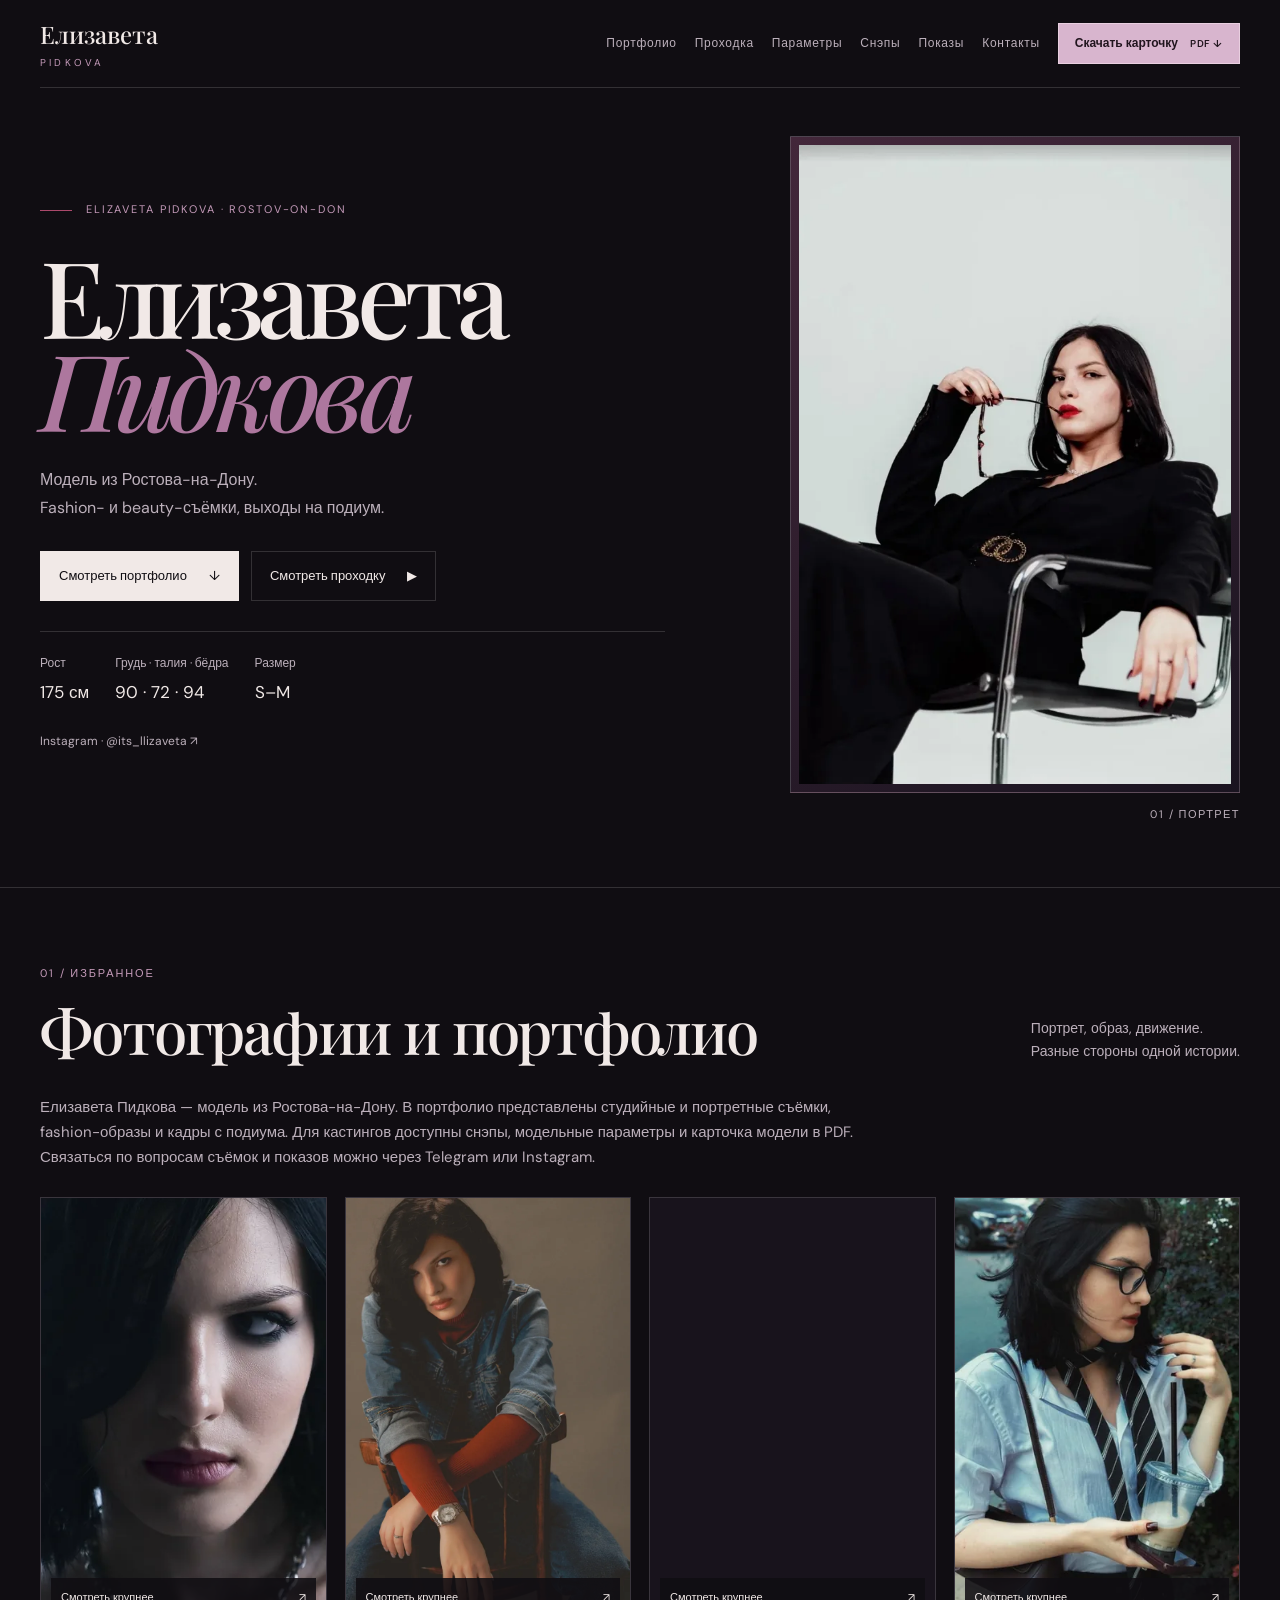
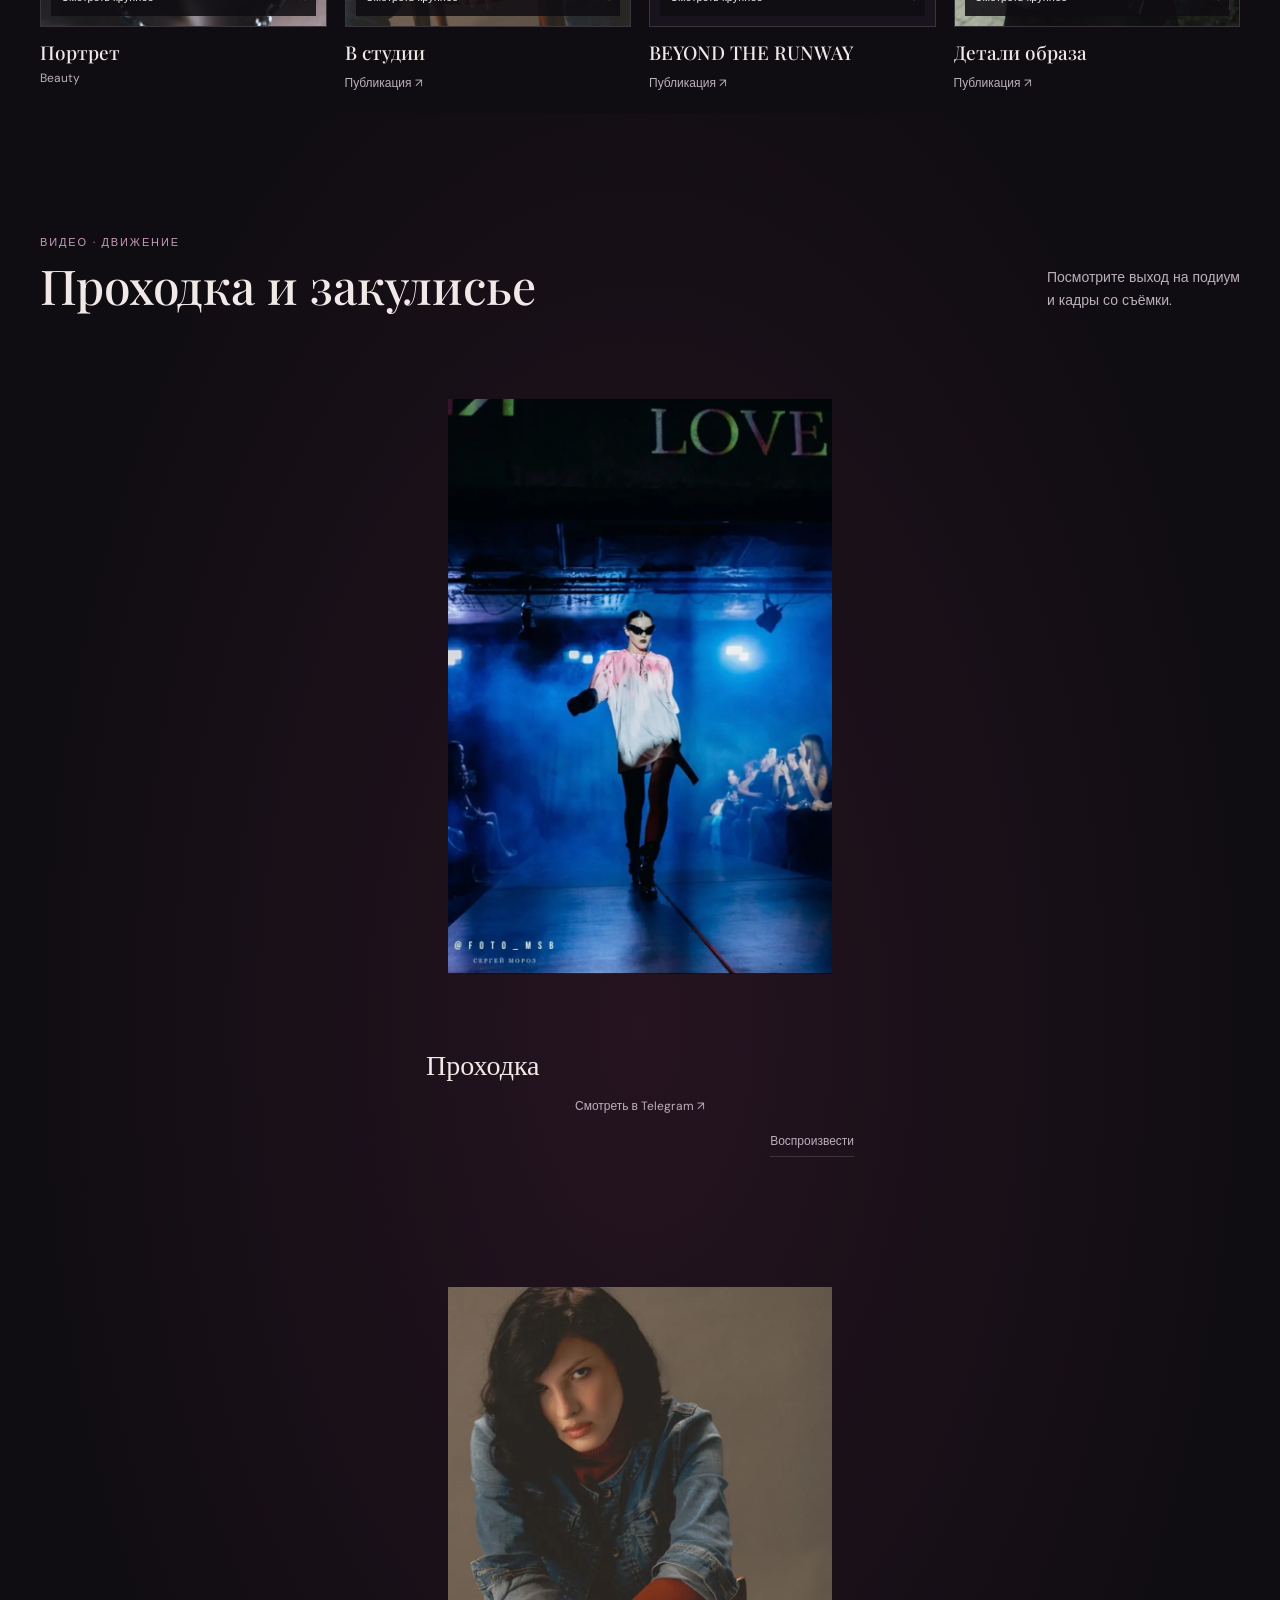
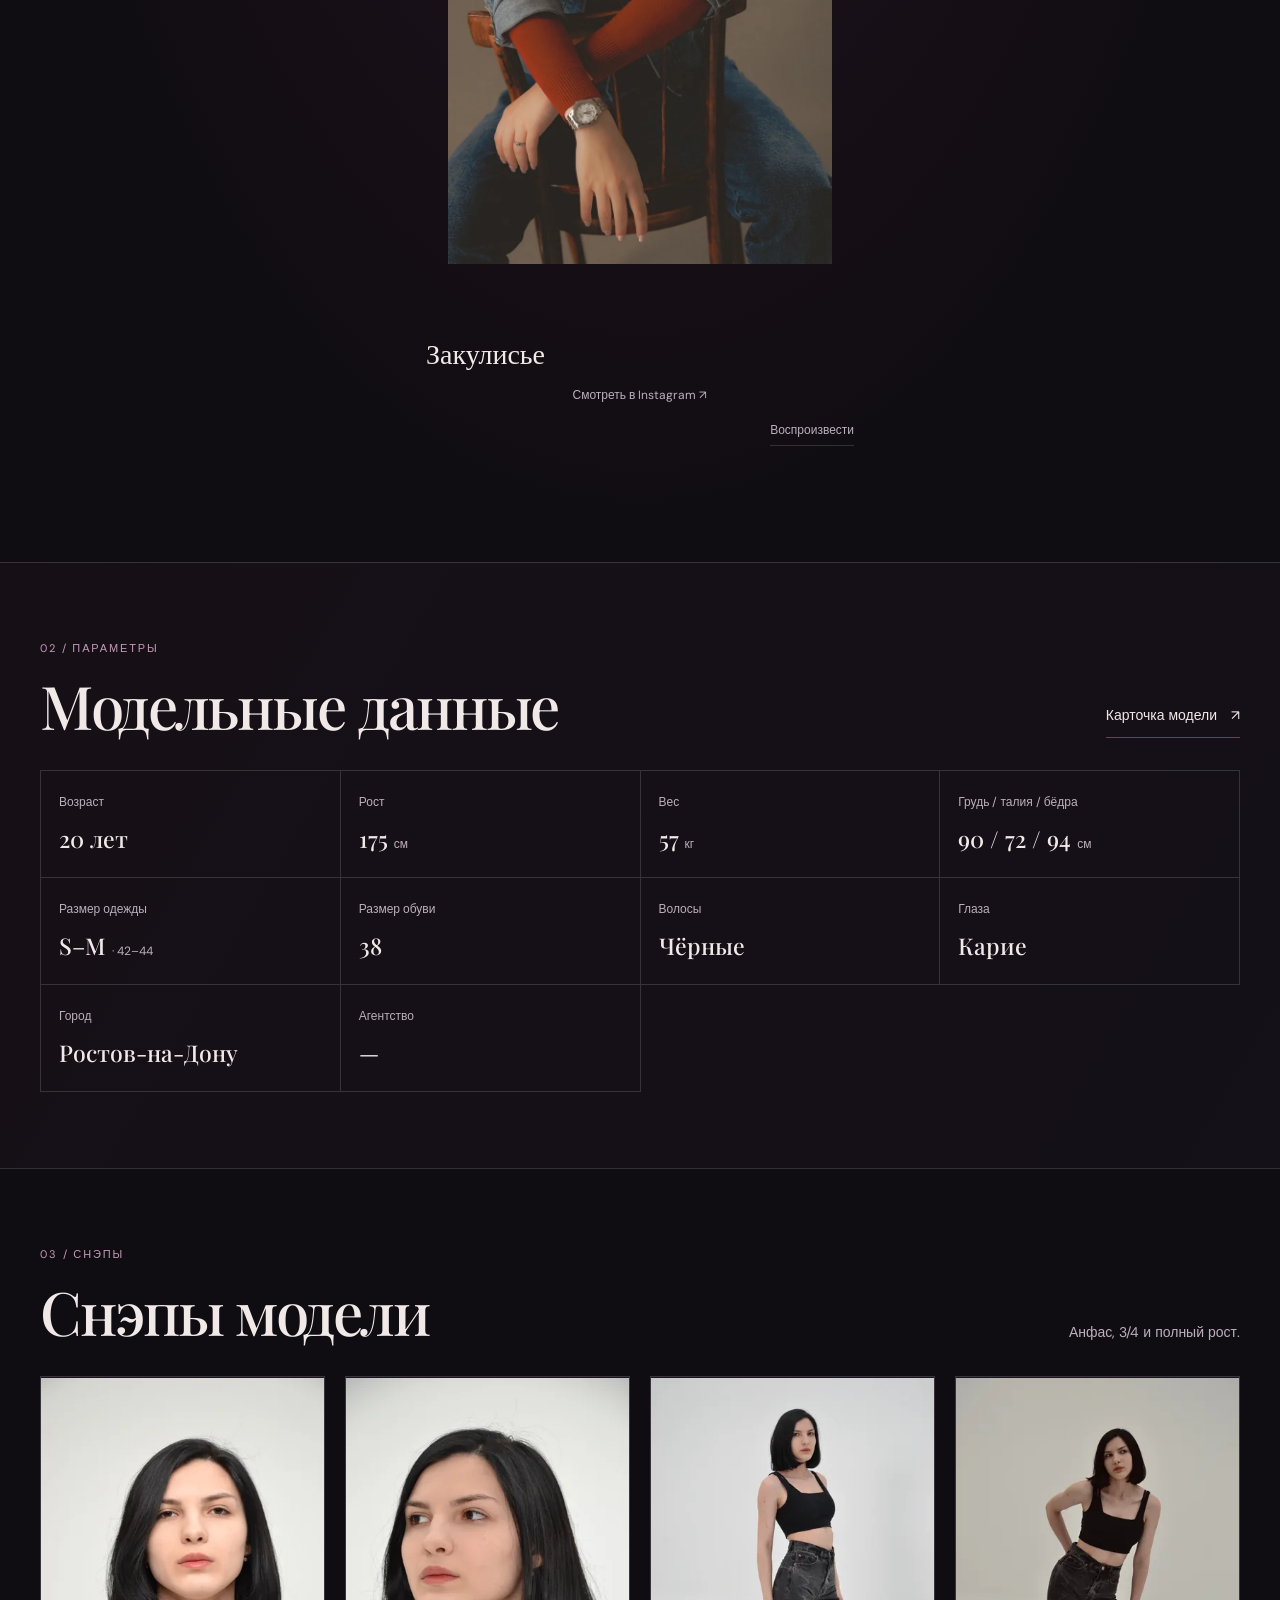
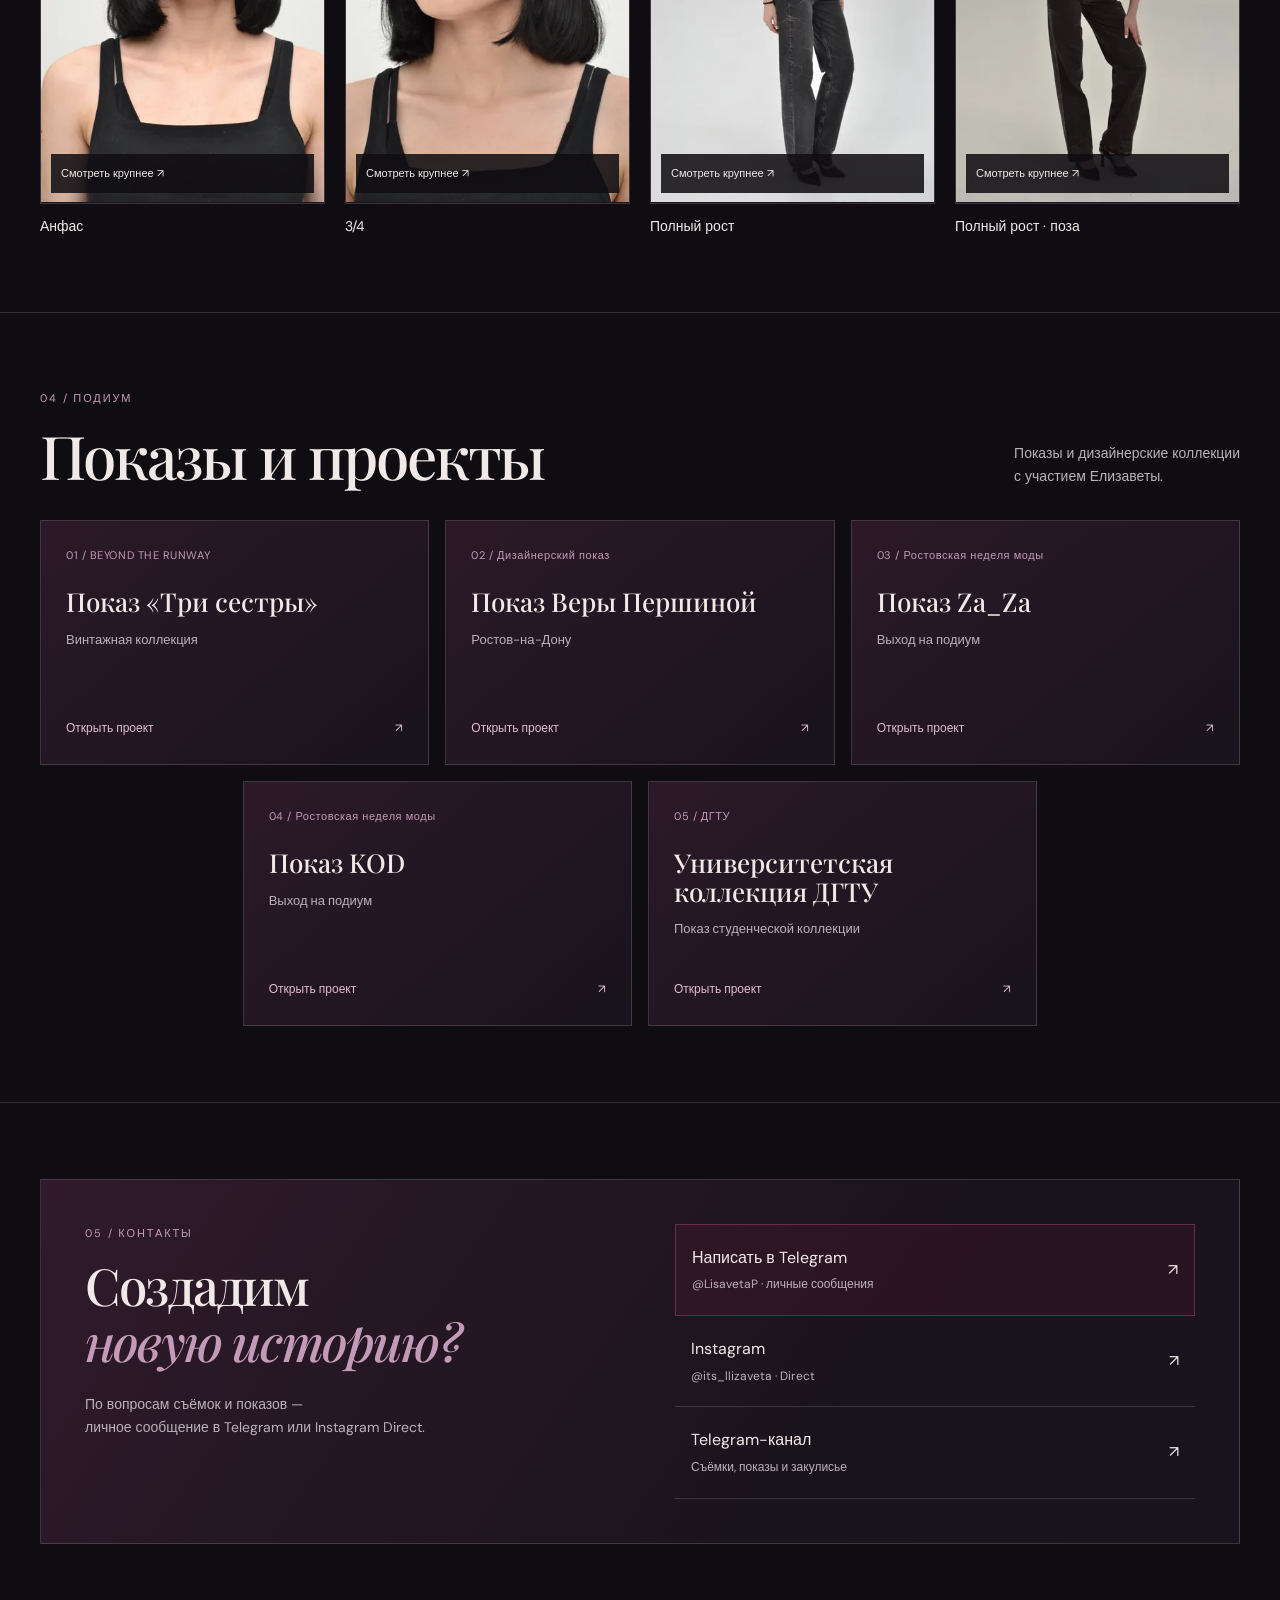
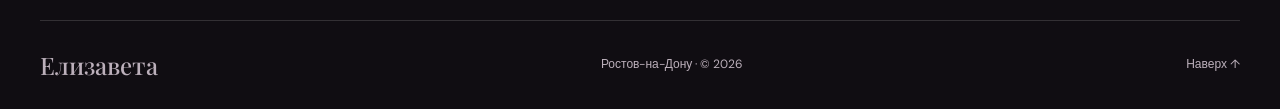
<file: index.html>
<!doctype html>
<html lang="ru">
<head>
  <meta charset="utf-8">
  <meta name="viewport" content="width=device-width, initial-scale=1">
  <meta name="theme-color" content="#100d12">
  <meta name="description" content="Портфолио модели Елизаветы Пидковой из Ростова-на-Дону: фотографии, снэпы, видео проходки и показы. Рост 175 см, параметры 90/72/94. Контакты для съёмок.">
  <meta name="robots" content="index, follow, max-image-preview:large">
  <link rel="canonical" href="http://romashta.beget.tech/">
  <meta property="og:type" content="website">
  <meta property="og:locale" content="ru_RU">
  <meta property="og:site_name" content="Елизавета Пидкова — модель">
  <meta property="og:title" content="Елизавета Пидкова — модель в Ростове-на-Дону | Портфолио">
  <meta property="og:description" content="Портфолио модели Елизаветы Пидковой из Ростова-на-Дону: фотографии, снэпы, видео проходки и показы. Рост 175 см, параметры 90/72/94. Контакты для съёмок.">
  <meta property="og:url" content="http://romashta.beget.tech/">
  <meta property="og:image" content="http://romashta.beget.tech/portrait-new.jpg">
  <meta property="og:image:width" content="640">
  <meta property="og:image:height" content="947">
  <meta property="og:image:alt" content="Елизавета Пидкова — модельное портфолио">
  <meta name="twitter:card" content="summary_large_image">
  <meta name="twitter:title" content="Елизавета Пидкова — модель в Ростове-на-Дону | Портфолио">
  <meta name="twitter:description" content="Портфолио модели Елизаветы Пидковой из Ростова-на-Дону: фотографии, снэпы, видео проходки и показы. Рост 175 см, параметры 90/72/94. Контакты для съёмок.">
  <meta name="twitter:image" content="http://romashta.beget.tech/portrait-new.jpg">
  <script type="application/ld+json">{"@context":"https://schema.org","@graph":[{"@type":"Person","@id":"http://romashta.beget.tech/#elizaveta-pidkova","name":"Елизавета Пидкова","alternateName":"Elizaveta Pidkova","url":"http://romashta.beget.tech/","image":"http://romashta.beget.tech/portrait-new.jpg","jobTitle":"Модель","description":"Модель из Ростова-на-Дону. Fashion- и beauty-съёмки, участие в показах и модельное портфолио.","homeLocation":{"@type":"City","name":"Ростов-на-Дону"},"height":{"@type":"QuantitativeValue","value":175,"unitCode":"CMT"},"sameAs":["https://www.instagram.com/its_llizaveta/","https://t.me/LisavetaP","https://t.me/liiiisssaaa00"]},{"@type":"ProfilePage","@id":"http://romashta.beget.tech/#profile","url":"http://romashta.beget.tech/","name":"Елизавета Пидкова — модель в Ростове-на-Дону | Портфолио","inLanguage":"ru","description":"Портфолио модели Елизаветы Пидковой из Ростова-на-Дону: фотографии, снэпы, видео проходки и показы. Рост 175 см, параметры 90/72/94. Контакты для съёмок.","mainEntity":{"@id":"http://romashta.beget.tech/#elizaveta-pidkova"}},{"@type":"WebSite","@id":"http://romashta.beget.tech/#website","url":"http://romashta.beget.tech/","name":"Елизавета Пидкова — модельное портфолио","inLanguage":"ru"}]}</script>
  <title>Елизавета Пидкова — модель в Ростове-на-Дону | Портфолио</title>
  <link rel="icon" type="image/svg+xml" href="favicon.svg">
  <link rel="preconnect" href="https://fonts.googleapis.com">
  <link rel="preconnect" href="https://fonts.gstatic.com" crossorigin>
  <link href="https://fonts.googleapis.com/css2?family=DM+Sans:wght@400;500;600&family=Playfair+Display:ital,wght@0,500;0,600;1,500&display=swap" rel="stylesheet">
  <link rel="stylesheet" href="style.css?v=20261014walk2">
  <script src="profile-data.js?v=20261015" defer></script><script src="profile.js?v=20261013seo3" defer></script><script src="script.js?v=20261014walk1" defer></script><script src="card-download.js?v=20261013seo1" defer></script>
</head>
<body>
  <a class="skip-link" href="#top">Перейти к содержимому</a>
  <header class="site-header wrap">
    <a class="brand" href="#top">Елизавета<span>PIDKOVA</span></a>
    <a class="card-download header-card-download" href="model-card.pdf" download data-card-download>Скачать карточку <span>PDF ↓</span></a>
    <button class="menu-toggle" type="button" aria-expanded="false" aria-controls="main-nav">Меню <span aria-hidden="true">＋</span></button>
    <nav id="main-nav" aria-label="Основная навигация">
      <a href="#portfolio">Портфолио</a><a href="#walk">Проходка</a><a href="#measurements">Параметры</a><a href="#digitals">Снэпы</a><a href="#events">Показы</a><a href="#contact">Контакты</a><a class="card-download nav-card-download" href="model-card.pdf" download data-card-download>Скачать карточку <span>PDF ↓</span></a>
    </nav>
  </header>
  <main id="top">
    <section class="hero wrap" aria-labelledby="hero-title">
      <div class="hero-copy reveal">
        <p class="eyebrow">Elizaveta Pidkova · Rostov-on-Don</p>
        <h1 id="hero-title">Елизавета<br><em>Пидкова</em></h1>
        <p class="intro">Модель из Ростова-на-Дону.<br>Fashion- и beauty-съёмки, выходы на подиум.</p>
        <div class="hero-actions"><a class="button" href="#portfolio">Смотреть портфолио <span aria-hidden="true">↓</span></a><a class="button button-outline" href="#walk">Смотреть проходку <span aria-hidden="true">▶</span></a></div>
        <dl class="quick-stats"><div><dt>Рост</dt><dd>175 см</dd></div><div><dt>Грудь · талия · бёдра</dt><dd>90 · 72 · 94</dd></div><div><dt>Размер</dt><dd>S–M</dd></div></dl>
        <a class="quiet-link" href="https://www.instagram.com/its_llizaveta/" target="_blank" rel="noopener noreferrer">Instagram · @its_llizaveta ↗</a>
      </div>
      <div class="portrait reveal"><div class="portrait-inner"><picture><source type="image/webp" srcset="images/portrait-new-400.webp 400w, images/portrait-new-800.webp 640w" sizes="(max-width: 700px) 90vw, 450px"><img src="portrait-new.jpg" width="640" height="947" alt="Елизавета Пидкова в чёрном костюме сидит в кресле" fetchpriority="high" decoding="async"></picture></div><span class="portrait-caption">01 / Портрет</span></div>
    </section>

    <section class="section" id="portfolio" aria-labelledby="portfolio-title"><div class="wrap">
      <div class="section-head reveal"><div><p class="eyebrow">01 / Избранное</p><h2 id="portfolio-title">Фотографии и портфолио</h2></div><p>Портрет, образ, движение.<br>Разные стороны одной истории.</p></div>
      <p class="portfolio-intro">Елизавета Пидкова — модель из Ростова-на-Дону. В портфолио представлены студийные и портретные съёмки, fashion-образы и кадры с подиума. Для кастингов доступны снэпы, модельные параметры и карточка модели в PDF. Связаться по вопросам съёмок и показов можно через Telegram или Instagram.</p>
      <div class="gallery">
        <figure class="photo-card reveal"><a class="photo-open" href="portrait.jpg" data-photo="portrait.jpg" data-caption="Портрет Елизаветы" aria-label="Открыть портрет Елизаветы на весь экран"><picture><source type="image/webp" srcset="images/portrait-400.webp 400w, images/portrait-800.webp 640w" sizes="(max-width: 1000px) 45vw, 280px"><img src="portrait.jpg" width="640" height="975" alt="Портрет Елизаветы Пидковой" loading="lazy" decoding="async"></picture><span class="photo-hint">Смотреть крупнее <span aria-hidden="true">↗</span></span></a><figcaption><strong>Портрет</strong><span>Beauty</span></figcaption></figure>
        <figure class="photo-card reveal"><a class="photo-open" href="studio.jpg" data-photo="studio.jpg" data-caption="В студии" aria-label="Открыть студийную фотографию Елизаветы"><picture><source type="image/webp" srcset="images/studio-400.webp 400w, images/studio-800.webp 800w" sizes="(max-width: 1000px) 45vw, 280px"><img src="studio.jpg" width="853" height="1280" alt="Елизавета Пидкова в джинсовом костюме и бордовой водолазке сидит на стуле" loading="lazy" decoding="async"></picture><span class="photo-hint">Смотреть крупнее <span aria-hidden="true">↗</span></span></a><figcaption><strong>В студии</strong><a href="https://www.instagram.com/p/DW4Y7sHCBhC/" target="_blank" rel="noopener noreferrer">Публикация ↗</a></figcaption></figure>
        <figure class="photo-card reveal"><a class="photo-open" href="runway.jpg" data-photo="runway.jpg" data-caption="Кадр с подиума"><picture><source type="image/webp" srcset="images/runway-400.webp 400w, images/runway-800.webp 800w" sizes="(max-width: 1000px) 45vw, 280px"><img src="runway.jpg" width="856" height="1280" alt="Елизавета Пидкова идёт по подиуму на показе" loading="lazy" decoding="async"></picture><span class="photo-hint">Смотреть крупнее <span aria-hidden="true">↗</span></span></a><figcaption><strong>BEYOND THE RUNWAY</strong><a href="https://t.me/liiiisssaaa00/1222" target="_blank" rel="noopener noreferrer">Публикация ↗</a></figcaption></figure>
        <figure class="photo-card reveal"><a class="photo-open" href="fashion-look.jpg" data-photo="fashion-look.jpg" data-caption="Детали образа"><picture><source type="image/webp" srcset="images/fashion-look-400.webp 400w, images/fashion-look-800.webp 640w" sizes="(max-width: 1000px) 45vw, 280px"><img src="fashion-look.jpg" width="640" height="853" alt="Елизавета Пидкова в очках и светлой рубашке с напитком в руке" loading="lazy" decoding="async"></picture><span class="photo-hint">Смотреть крупнее <span aria-hidden="true">↗</span></span></a><figcaption><strong>Детали образа</strong><a href="https://t.me/liiiisssaaa00/1233" target="_blank" rel="noopener noreferrer">Публикация ↗</a></figcaption></figure>
      </div>
      <section class="walk-feature reveal" id="walk" aria-labelledby="walk-title"><div class="section-head"><div><p class="eyebrow">Видео · движение</p><h3 id="walk-title">Проходка и закулисье</h3></div><p>Посмотрите выход на подиум<br>и кадры со съёмки.</p></div><div class="walk-stack">
        <figure class="walk-film reveal"><video class="runway-video" autoplay muted loop playsinline preload="metadata" poster="images/runway-800.webp" aria-label="Видео выхода на подиум"><source src="runway-video.mp4" type="video/mp4">Ваш браузер не поддерживает воспроизведение видео.</video><figcaption><strong>Проходка</strong><a href="https://t.me/liiiisssaaa00/1226" target="_blank" rel="noopener noreferrer">Смотреть в Telegram ↗</a><button class="film-toggle" type="button" hidden>Пауза</button></figcaption></figure>
        <figure class="walk-film reveal"><video class="runway-video" autoplay muted loop playsinline preload="metadata" poster="images/studio-800.webp" aria-label="Видео закулисья съёмки"><source src="behind-scenes.mp4" type="video/mp4">Ваш браузер не поддерживает воспроизведение видео.</video><figcaption><strong>Закулисье</strong><a href="https://www.instagram.com/reel/DeIFMOmx5QF/" target="_blank" rel="noopener noreferrer">Смотреть в Instagram ↗</a><button class="film-toggle" type="button" hidden>Пауза</button></figcaption></figure>
      </div></section>
    </div></section>

    <section class="section measurements-section" id="measurements" aria-labelledby="measurements-title"><div class="wrap">
      <div class="section-head reveal"><div><p class="eyebrow">02 / Параметры</p><h2 id="measurements-title">Модельные данные</h2></div><a class="text-link" href="model-card.html" target="_blank" rel="noopener">Карточка модели <span aria-hidden="true">↗</span></a></div>
      <dl class="stats reveal"><div><dt>Возраст</dt><dd data-age><noscript>Уточните возраст при обращении</noscript></dd></div>
        <div><dt>Рост</dt><dd>175 <small>см</small></dd></div><div><dt>Вес</dt><dd>57 <small>кг</small></dd></div><div><dt>Грудь / талия / бёдра</dt><dd>90 / 72 / 94 <small>см</small></dd></div><div><dt>Размер одежды</dt><dd>S–M <small>· 42–44</small></dd></div>
        <div><dt>Размер обуви</dt><dd>38</dd></div><div><dt>Волосы</dt><dd>Чёрные</dd></div><div><dt>Глаза</dt><dd>Карие</dd></div><div><dt>Город</dt><dd>Ростов-на-Дону</dd></div><div><dt>Агентство</dt><dd>—</dd></div>
      </dl>
    </div></section>

    <section class="section" id="digitals" aria-labelledby="digitals-title"><div class="wrap">
      <div class="section-head reveal"><div><p class="eyebrow">03 / Снэпы</p><h2 id="digitals-title">Снэпы модели</h2></div><p>Анфас, 3/4 и полный рост.</p></div>
      <div class="digitals" data-digitals="site"><figure class="photo-card"><a class="photo-open" href="snap-front.jpg" data-photo="snap-front.jpg" data-caption="Анфас" aria-label="Открыть фото: Анфас"><img src="snap-front.jpg" width="853" height="1280" alt="Елизавета Пидкова — снэп анфас на светлом фоне" loading="lazy" decoding="async"><span class="photo-hint">Смотреть крупнее <span aria-hidden="true">↗</span></span></a><figcaption>Анфас</figcaption></figure><figure class="photo-card"><a class="photo-open" href="snap-profile.jpg" data-photo="snap-profile.jpg" data-caption="3/4" aria-label="Открыть фото: 3/4"><img src="snap-profile.jpg" width="853" height="1280" alt="Елизавета Пидкова — портрет в три четверти" loading="lazy" decoding="async"><span class="photo-hint">Смотреть крупнее <span aria-hidden="true">↗</span></span></a><figcaption>3/4</figcaption></figure><figure class="photo-card"><a class="photo-open" href="snap-full.jpg" data-photo="snap-full.jpg" data-caption="Полный рост" aria-label="Открыть фото: Полный рост"><img src="snap-full.jpg" width="853" height="1280" alt="Елизавета Пидкова — снэп в полный рост в чёрном топе и джинсах" loading="lazy" decoding="async"><span class="photo-hint">Смотреть крупнее <span aria-hidden="true">↗</span></span></a><figcaption>Полный рост</figcaption></figure><figure class="photo-card"><a class="photo-open" href="snap-full-pose.jpg" data-photo="snap-full-pose.jpg" data-caption="Полный рост · поза" aria-label="Открыть фото: Полный рост · поза"><img src="snap-full-pose.jpg" width="853" height="1280" alt="Елизавета Пидкова — снэп в полный рост с рукой на бедре" loading="lazy" decoding="async"><span class="photo-hint">Смотреть крупнее <span aria-hidden="true">↗</span></span></a><figcaption>Полный рост · поза</figcaption></figure></div></div></section>

    <section class="section" id="events" aria-labelledby="events-title"><div class="wrap">
      <div class="section-head reveal"><div><p class="eyebrow">04 / Подиум</p><h2 id="events-title">Показы и проекты</h2></div><p>Показы и дизайнерские коллекции<br>с участием Елизаветы.</p></div>
      <div class="events">
        <div class="event-wrap reveal"><a href="projects/sisters.html" class="event" data-event="sisters" aria-haspopup="dialog"><span class="event-number">01 / BEYOND THE RUNWAY</span><h3>Показ «Три сестры»</h3><p>Винтажная коллекция</p><span class="event-cta">Открыть проект <span aria-hidden="true">↗</span></span></a></div>
        <div class="event-wrap reveal"><a href="projects/vera.html" class="event" data-event="vera" aria-haspopup="dialog"><span class="event-number">02 / Дизайнерский показ</span><h3>Показ Веры Першиной</h3><p>Ростов-на-Дону</p><span class="event-cta">Открыть проект <span aria-hidden="true">↗</span></span></a></div>
        <div class="event-wrap reveal"><a href="projects/zaza.html" class="event" data-event="zaza" aria-haspopup="dialog"><span class="event-number">03 / Ростовская неделя моды</span><h3>Показ Za_Za</h3><p>Выход на подиум</p><span class="event-cta">Открыть проект <span aria-hidden="true">↗</span></span></a></div>
        <div class="event-wrap reveal"><a href="projects/kod.html" class="event" data-event="kod" aria-haspopup="dialog"><span class="event-number">04 / Ростовская неделя моды</span><h3>Показ KOD</h3><p>Выход на подиум</p><span class="event-cta">Открыть проект <span aria-hidden="true">↗</span></span></a></div>
        <div class="event-wrap reveal"><a href="projects/dgtu.html" class="event" data-event="dgtu" aria-haspopup="dialog"><span class="event-number">05 / ДГТУ</span><h3>Университетская коллекция ДГТУ</h3><p>Показ студенческой коллекции</p><span class="event-cta">Открыть проект <span aria-hidden="true">↗</span></span></a></div>
      </div>
    </div></section>
    <section class="section" id="contact" aria-labelledby="contact-title"><div class="wrap">
      <div class="contact reveal"><div><p class="eyebrow">05 / Контакты</p><h2 id="contact-title">Создадим<br><em>новую историю?</em></h2><p>По вопросам съёмок и показов —<br>личное сообщение в Telegram или Instagram Direct.</p></div>
      <div class="contact-links"><a class="contact-primary" href="https://t.me/LisavetaP" target="_blank" rel="noopener noreferrer"><span>Написать в Telegram<small>@LisavetaP · личные сообщения</small></span><span aria-hidden="true">↗</span></a><a href="https://www.instagram.com/its_llizaveta/" target="_blank" rel="noopener noreferrer"><span>Instagram<small>@its_llizaveta · Direct</small></span><span aria-hidden="true">↗</span></a><a href="https://t.me/liiiisssaaa00" target="_blank" rel="noopener noreferrer"><span>Telegram-канал<small>Съёмки, показы и закулисье</small></span><span aria-hidden="true">↗</span></a></div></div>
    </div></section>
  </main>
  <footer class="wrap footer"><a class="brand" href="#top">Елизавета</a><span>Ростов-на-Дону · © 2026</span><a href="#top">Наверх ↑</a></footer>

  <dialog id="photo-dialog" class="photo-dialog" aria-label="Просмотр фотографии"><div class="dialog-toolbar"><p id="photo-caption">Портрет Елизаветы</p><button class="close-dialog" type="button" aria-label="Закрыть фотографию">Закрыть ×</button></div><img id="large-photo" width="640" height="947" src="portrait-new.jpg" alt="Елизавета в чёрном костюме сидит в кресле"></dialog>
  <dialog id="event-dialog" class="event-dialog" aria-labelledby="event-title"><div class="dialog-toolbar"><p class="eyebrow" id="event-label">Показ</p><button class="close-dialog" type="button" aria-label="Закрыть проект">Закрыть ×</button></div><h2 id="event-title"></h2><p id="event-description"></p><div class="event-media"><div class="empty-frame" role="img" aria-label="Пустая рамка для фотографии с показа"><span>Кадр с показа</span></div><div class="empty-frame" role="img" aria-label="Пустая рамка для фотографии образа"><span>Образ</span></div></div><a id="event-source" class="text-link" target="_blank" rel="noopener noreferrer" hidden>Публикация в Instagram ↗</a><a id="event-page" class="text-link" href="projects/sisters.html">Подробнее о показе ↗</a></dialog>
</body>
</html>
</file>
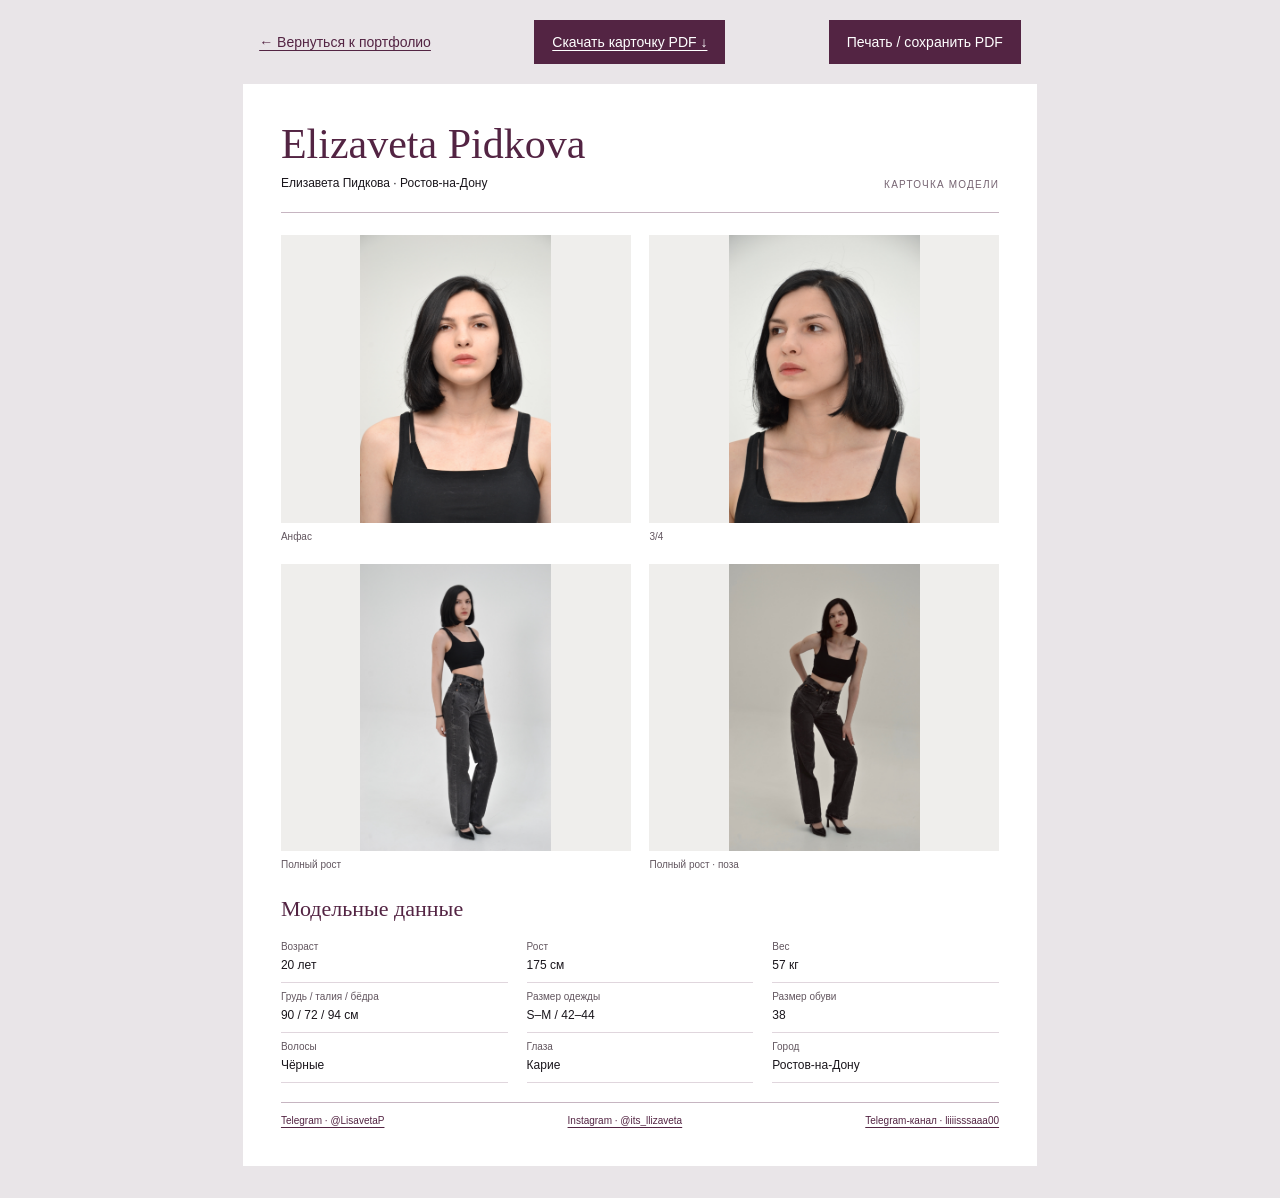
<file: model-card.html>
<!doctype html>
<html lang="ru">
<head>
<meta charset="utf-8"><meta name="viewport" content="width=device-width,initial-scale=1">
<meta name="robots" content="noindex, follow">
<link rel="canonical" href="http://romashta.beget.tech/model-card.html">
<title>Елизавета Пидкова — карточка модели</title>
<link rel="icon" href="favicon.svg" type="image/svg+xml">
<script src="profile-data.js?v=20261015" defer></script><script src="profile.js?v=20261013seo3" defer></script><script src="card-download.js?v=20261013seo1" defer></script>
<style>
*{box-sizing:border-box}body{margin:0;background:#e9e5e8;color:#19151b;font:14px/1.45 Arial,sans-serif}
a{color:#532443;text-underline-offset:3px}figure,p,dl{margin:0}
.tools{max-width:210mm;margin:20px auto;display:flex;align-items:center;justify-content:space-between;gap:16px;padding:0 16px}
.tools .download-card,.tools button{font:inherit;background:#532443;color:white;border:0;padding:12px 18px;cursor:pointer}
.sheet{max-width:210mm;margin:0 auto 32px;background:white;padding:10mm}
header{display:flex;justify-content:space-between;align-items:end;gap:16px;border-bottom:1px solid #c6b5c1;padding-bottom:5mm;margin-bottom:6mm}
h1{font:normal clamp(30px,6vw,42px)/1.08 Georgia,serif;margin:0;color:#532443}
header p{margin-top:8px;font-size:12px}header>span{text-align:right;font-size:10px;letter-spacing:.12em;color:#766472}
.photos{display:grid;grid-template-columns:repeat(2,minmax(0,1fr));gap:5mm}
.photo-open{display:block;background:#efeeec;height:76mm;overflow:hidden}
.photo-open img{width:100%;height:100%;object-fit:contain;display:block}
figcaption{font-size:10px;color:#62565f;padding-top:2mm}
h2{font:normal 22px Georgia,serif;color:#532443;margin:6mm 0 3mm}
dl{display:grid;grid-template-columns:repeat(3,minmax(0,1fr));gap:0 5mm}
dl>div{padding:2mm 0;border-bottom:1px solid #e0d6dd}dt{font-size:10px;color:#62565f}dd{margin:2px 0 0;font-size:12px}
footer{margin-top:5mm;border-top:1px solid #c6b5c1;padding-top:3mm;display:flex;justify-content:space-between;gap:10px;flex-wrap:wrap;font-size:10px}
footer a{overflow-wrap:anywhere}
@page{size:A4;margin:0}
@media print{body{background:white}.tools{display:none}.sheet{margin:0;width:210mm;max-width:none;padding:10mm;break-inside:avoid}a{text-decoration:none}}
@media screen and (max-width:560px){.sheet{padding:20px}header{align-items:start;flex-direction:column}.tools{flex-wrap:wrap}.photos{gap:12px}.photo-open{height:auto;aspect-ratio:2/3}dl{grid-template-columns:repeat(2,minmax(0,1fr))}}
</style>
</head>
<body>
<div class="tools"><a href="index.html#measurements">← Вернуться к портфолио</a><a class="download-card" href="model-card.pdf" download data-card-download>Скачать карточку PDF ↓</a><button type="button" id="print-card">Печать / сохранить PDF</button></div>
<article class="sheet">
<header><div><h1>Elizaveta Pidkova</h1><p>Елизавета Пидкова · Ростов-на-Дону</p></div><span>КАРТОЧКА МОДЕЛИ</span></header>
<div class="photos" data-digitals="card"><figure class="photo-card"><a class="photo-open" href="snap-front.jpg" data-photo="snap-front.jpg" data-caption="Анфас" aria-label="Открыть фото: Анфас"><img src="snap-front.jpg" width="853" height="1280" alt="Елизавета Пидкова — снэп анфас на светлом фоне" loading="eager" decoding="async"></a><figcaption>Анфас</figcaption></figure><figure class="photo-card"><a class="photo-open" href="snap-profile.jpg" data-photo="snap-profile.jpg" data-caption="3/4" aria-label="Открыть фото: 3/4"><img src="snap-profile.jpg" width="853" height="1280" alt="Елизавета Пидкова — портрет в три четверти" loading="eager" decoding="async"></a><figcaption>3/4</figcaption></figure><figure class="photo-card"><a class="photo-open" href="snap-full.jpg" data-photo="snap-full.jpg" data-caption="Полный рост" aria-label="Открыть фото: Полный рост"><img src="snap-full.jpg" width="853" height="1280" alt="Елизавета Пидкова — снэп в полный рост в чёрном топе и джинсах" loading="eager" decoding="async"></a><figcaption>Полный рост</figcaption></figure><figure class="photo-card"><a class="photo-open" href="snap-full-pose.jpg" data-photo="snap-full-pose.jpg" data-caption="Полный рост · поза" aria-label="Открыть фото: Полный рост · поза"><img src="snap-full-pose.jpg" width="853" height="1280" alt="Елизавета Пидкова — снэп в полный рост с рукой на бедре" loading="eager" decoding="async"></a><figcaption>Полный рост · поза</figcaption></figure></div>

<h2>Модельные данные</h2>
<dl>
<div><dt>Возраст</dt><dd data-age><noscript>Уточните при обращении</noscript></dd></div>
<div><dt>Рост</dt><dd>175 см</dd></div><div><dt>Вес</dt><dd>57 кг</dd></div>
<div><dt>Грудь / талия / бёдра</dt><dd>90 / 72 / 94 см</dd></div><div><dt>Размер одежды</dt><dd>S–M / 42–44</dd></div><div><dt>Размер обуви</dt><dd>38</dd></div>
<div><dt>Волосы</dt><dd>Чёрные</dd></div><div><dt>Глаза</dt><dd>Карие</dd></div><div><dt>Город</dt><dd>Ростов-на-Дону</dd></div>
</dl>
<footer><a href="https://t.me/LisavetaP">Telegram · @LisavetaP</a><a href="https://www.instagram.com/its_llizaveta/">Instagram · @its_llizaveta</a><a href="https://t.me/liiiisssaaa00">Telegram-канал · liiiisssaaa00</a></footer>
</article>
<script>
document.getElementById('print-card').addEventListener('click', async () => {
  await Promise.all(Array.from(document.querySelectorAll('.photos img'), img => img.decode().catch(() => {})));
  window.print();
});
</script>
</body></html>
</file>
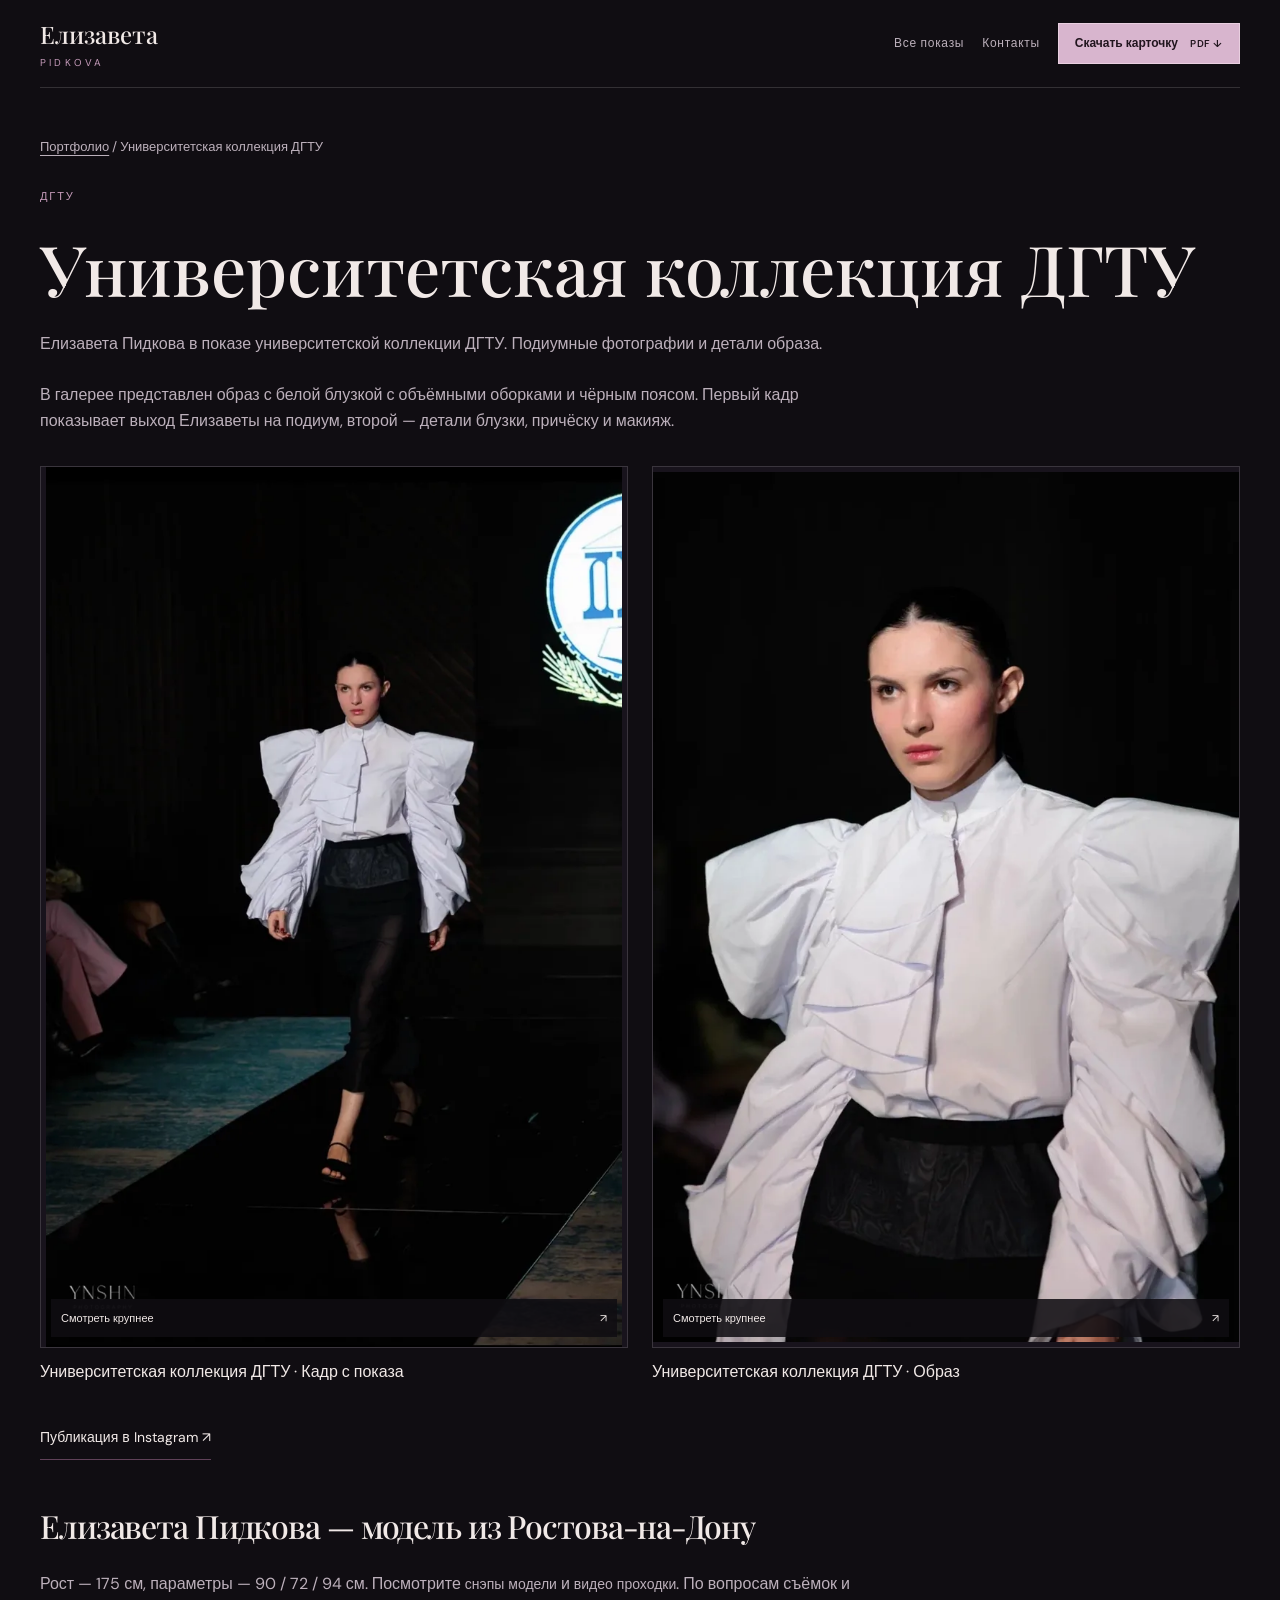
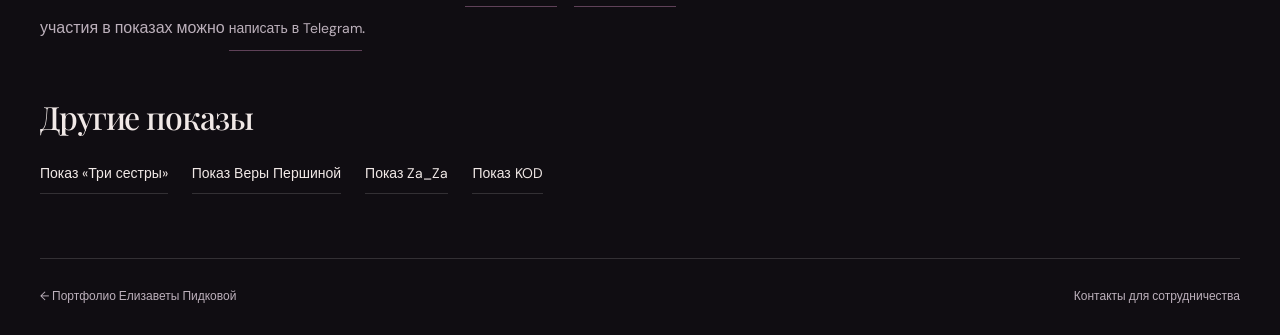
<file: projects/dgtu.html>
<!doctype html>
<html lang="ru"><head><meta charset="utf-8"><meta name="viewport" content="width=device-width,initial-scale=1">
<title>Университетская коллекция ДГТУ — Елизавета Пидкова</title><meta name="description" content="Елизавета Пидкова в показе университетской коллекции ДГТУ. Подиумные фотографии и детали образа.">
  <meta name="robots" content="index, follow, max-image-preview:large">
  <link rel="canonical" href="http://romashta.beget.tech/projects/dgtu.html">
  <meta property="og:type" content="website">
  <meta property="og:locale" content="ru_RU">
  <meta property="og:site_name" content="Елизавета Пидкова — модель">
  <meta property="og:title" content="Университетская коллекция ДГТУ — Елизавета Пидкова">
  <meta property="og:description" content="Елизавета Пидкова в показе университетской коллекции ДГТУ. Подиумные фотографии и детали образа.">
  <meta property="og:url" content="http://romashta.beget.tech/projects/dgtu.html">
  <meta property="og:image" content="http://romashta.beget.tech/event-dgtu-1.jpg">
  <meta property="og:image:width" content="1170">
  <meta property="og:image:height" content="1789">
  <meta property="og:image:alt" content="Елизавета Пидкова — модельное портфолио">
  <meta name="twitter:card" content="summary_large_image">
  <meta name="twitter:title" content="Университетская коллекция ДГТУ — Елизавета Пидкова">
  <meta name="twitter:description" content="Елизавета Пидкова в показе университетской коллекции ДГТУ. Подиумные фотографии и детали образа.">
  <meta name="twitter:image" content="http://romashta.beget.tech/event-dgtu-1.jpg">
  <script type="application/ld+json">{"@context":"https://schema.org","@graph":[{"@type":"WebPage","@id":"http://romashta.beget.tech/projects/dgtu.html","url":"http://romashta.beget.tech/projects/dgtu.html","name":"Университетская коллекция ДГТУ — Елизавета Пидкова","description":"Елизавета Пидкова в показе университетской коллекции ДГТУ. Подиумные фотографии и детали образа.","inLanguage":"ru","about":{"@id":"http://romashta.beget.tech/#elizaveta-pidkova"}},{"@type":"Person","@id":"http://romashta.beget.tech/#elizaveta-pidkova","name":"Елизавета Пидкова","alternateName":"Elizaveta Pidkova","url":"http://romashta.beget.tech/","image":"http://romashta.beget.tech/portrait-new.jpg","jobTitle":"Модель","description":"Модель из Ростова-на-Дону. Fashion- и beauty-съёмки, участие в показах и модельное портфолио.","homeLocation":{"@type":"City","name":"Ростов-на-Дону"},"height":{"@type":"QuantitativeValue","value":175,"unitCode":"CMT"},"sameAs":["https://www.instagram.com/its_llizaveta/","https://t.me/LisavetaP","https://t.me/liiiisssaaa00"]},{"@type":"BreadcrumbList","itemListElement":[{"@type":"ListItem","position":1,"name":"Портфолио Елизаветы Пидковой","item":"http://romashta.beget.tech/"},{"@type":"ListItem","position":2,"name":"Университетская коллекция ДГТУ","item":"http://romashta.beget.tech/projects/dgtu.html"}]}]}</script>
<meta name="theme-color" content="#100d12"><link rel="icon" href="../favicon.svg" type="image/svg+xml">
<link rel="preconnect" href="https://fonts.googleapis.com"><link rel="preconnect" href="https://fonts.gstatic.com" crossorigin>
<link href="https://fonts.googleapis.com/css2?family=DM+Sans:wght@400;500;600&family=Playfair+Display:ital,wght@0,500;0,600;1,500&display=swap" rel="stylesheet">
<link rel="stylesheet" href="../style.css?v=20261013seo1"><script src="../project-page.js?v=20261013seo1" defer></script><script src="../profile-data.js?v=20261016" defer></script><script src="../profile.js?v=20261016" defer></script><script src="../card-download.js?v=20261016" defer></script></head>
<body><a class="skip-link" href="#project">Перейти к содержимому</a>
<header class="site-header wrap"><a class="brand" href="../">Елизавета<span>PIDKOVA</span></a><nav aria-label="Навигация проекта"><a href="../#events">Все показы</a><a href="../#contact">Контакты</a><a class="card-download" data-card-download href="../model-card.pdf" download>Скачать карточку <span>PDF ↓</span></a></nav></header>
<main id="project" class="project-main wrap"><nav class="breadcrumbs" aria-label="Хлебные крошки"><a href="../">Портфолио</a> / <span aria-current="page">Университетская коллекция ДГТУ</span></nav>
<p class="eyebrow">ДГТУ</p><h1>Университетская коллекция ДГТУ</h1><p class="project-copy">Елизавета Пидкова в показе университетской коллекции ДГТУ. Подиумные фотографии и детали образа.</p><p class="project-copy">В галерее представлен образ с белой блузкой с объёмными оборками и чёрным поясом. Первый кадр показывает выход Елизаветы на подиум, второй — детали блузки, причёску и макияж.</p>
<div class="project-gallery"><figure class="photo-card"><a class="photo-open" href="../event-dgtu-1.jpg" data-photo="../event-dgtu-1.jpg" data-caption="Университетская коллекция ДГТУ · Кадр с показа" aria-label="Открыть фото: Университетская коллекция ДГТУ · Кадр с показа"><picture><source type="image/webp" srcset="../images/event-dgtu-1-400.webp 400w, ../images/event-dgtu-1-800.webp 800w" sizes="(max-width: 420px) 90vw, (max-width: 1000px) 45vw, 600px"><img src="../event-dgtu-1.jpg" width="1170" height="1789" alt="Елизавета Пидкова — Университетская коллекция ДГТУ, кадр с показа" loading="eager" fetchpriority="high" decoding="async"></picture><span class="photo-hint">Смотреть крупнее <span aria-hidden="true">↗</span></span></a><figcaption>Университетская коллекция ДГТУ · Кадр с показа</figcaption></figure><figure class="photo-card"><a class="photo-open" href="../event-dgtu-2.jpg" data-photo="../event-dgtu-2.jpg" data-caption="Университетская коллекция ДГТУ · Образ" aria-label="Открыть фото: Университетская коллекция ДГТУ · Образ"><picture><source type="image/webp" srcset="../images/event-dgtu-2-400.webp 400w, ../images/event-dgtu-2-800.webp 800w" sizes="(max-width: 420px) 90vw, (max-width: 1000px) 45vw, 600px"><img src="../event-dgtu-2.jpg" width="1170" height="1738" alt="Елизавета Пидкова — Университетская коллекция ДГТУ, детали образа" loading="lazy" decoding="async"></picture><span class="photo-hint">Смотреть крупнее <span aria-hidden="true">↗</span></span></a><figcaption>Университетская коллекция ДГТУ · Образ</figcaption></figure></div><a class="text-link" href="https://www.instagram.com/p/DRXLs2biHAi/?xtok=MTh5OXRweW1hZDE0cA%3D%3D" target="_blank" rel="noopener noreferrer">Публикация в Instagram ↗</a>
<section class="project-details" aria-labelledby="booking-title"><h2 id="booking-title">Елизавета Пидкова — модель из Ростова-на-Дону</h2><p class="project-copy">Рост — 175 см, параметры — 90 / 72 / 94 см. Посмотрите <a class="text-link" href="../#digitals">снэпы модели</a> и <a class="text-link" href="../#walk">видео проходки</a>. По вопросам съёмок и участия в показах можно <a class="text-link" href="https://t.me/LisavetaP" target="_blank" rel="noopener noreferrer">написать в Telegram</a>.</p></section>
<section class="project-details" aria-labelledby="related-title"><h2 id="related-title">Другие показы</h2><nav class="related-projects" aria-label="Другие показы"><a href="sisters.html">Показ «Три сестры»</a><a href="vera.html">Показ Веры Першиной</a><a href="zaza.html">Показ Za_Za</a><a href="kod.html">Показ KOD</a></nav></section></main>
<footer class="footer wrap"><a href="../">← Портфолио Елизаветы Пидковой</a><a href="../#contact">Контакты для сотрудничества</a></footer>
<dialog id="photo-dialog" class="photo-dialog" aria-label="Просмотр фотографии"><div class="dialog-toolbar"><p id="photo-caption"></p><button type="button" class="close-dialog" aria-label="Закрыть фотографию">Закрыть ×</button></div><img alt=""></dialog></body></html>
</file>
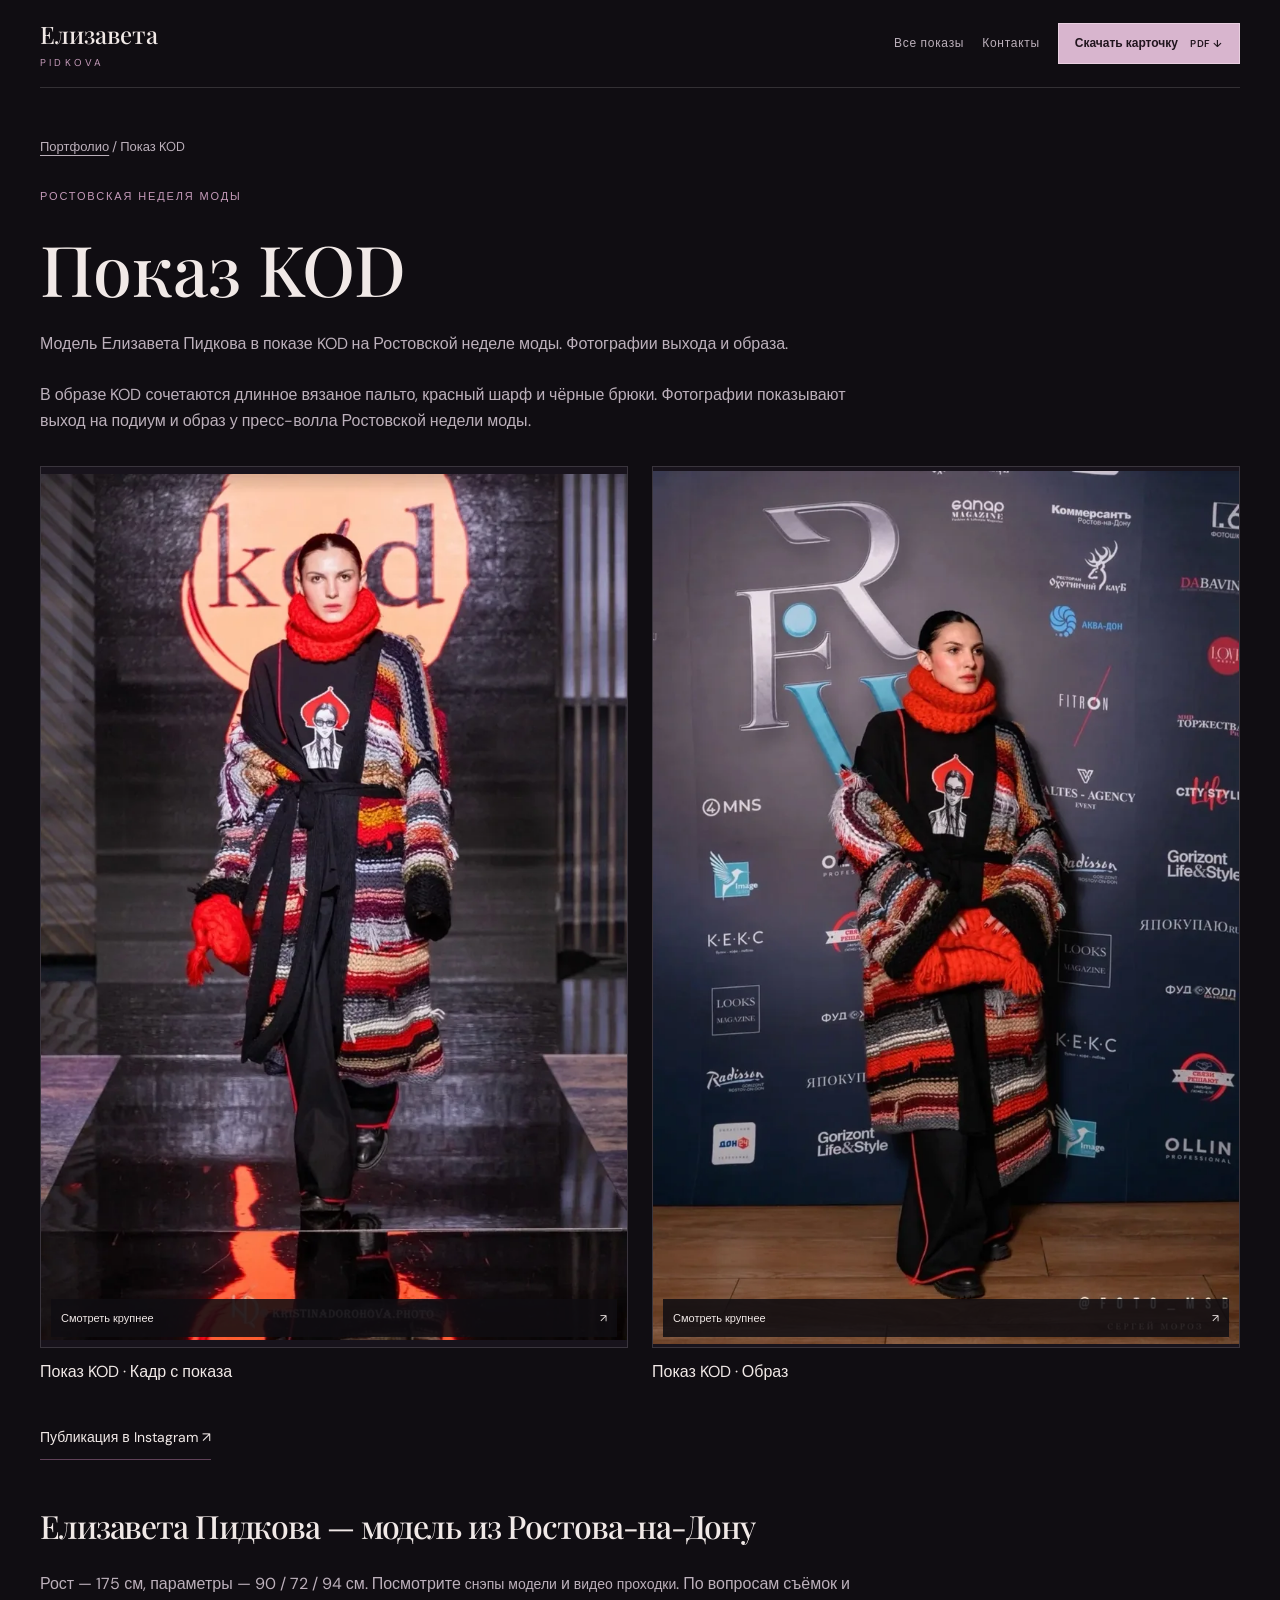
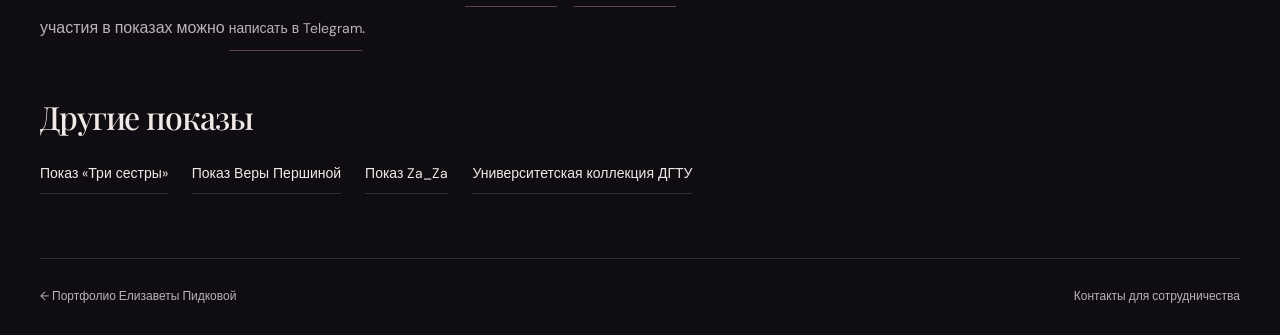
<file: projects/kod.html>
<!doctype html>
<html lang="ru"><head><meta charset="utf-8"><meta name="viewport" content="width=device-width,initial-scale=1">
<title>Показ KOD — Елизавета Пидкова</title><meta name="description" content="Модель Елизавета Пидкова в показе KOD на Ростовской неделе моды. Фотографии выхода и образа.">
  <meta name="robots" content="index, follow, max-image-preview:large">
  <link rel="canonical" href="http://romashta.beget.tech/projects/kod.html">
  <meta property="og:type" content="website">
  <meta property="og:locale" content="ru_RU">
  <meta property="og:site_name" content="Елизавета Пидкова — модель">
  <meta property="og:title" content="Показ KOD — Елизавета Пидкова">
  <meta property="og:description" content="Модель Елизавета Пидкова в показе KOD на Ростовской неделе моды. Фотографии выхода и образа.">
  <meta property="og:url" content="http://romashta.beget.tech/projects/kod.html">
  <meta property="og:image" content="http://romashta.beget.tech/event-kod-1.jpg">
  <meta property="og:image:width" content="1170">
  <meta property="og:image:height" content="1728">
  <meta property="og:image:alt" content="Елизавета Пидкова — модельное портфолио">
  <meta name="twitter:card" content="summary_large_image">
  <meta name="twitter:title" content="Показ KOD — Елизавета Пидкова">
  <meta name="twitter:description" content="Модель Елизавета Пидкова в показе KOD на Ростовской неделе моды. Фотографии выхода и образа.">
  <meta name="twitter:image" content="http://romashta.beget.tech/event-kod-1.jpg">
  <script type="application/ld+json">{"@context":"https://schema.org","@graph":[{"@type":"WebPage","@id":"http://romashta.beget.tech/projects/kod.html","url":"http://romashta.beget.tech/projects/kod.html","name":"Показ KOD — Елизавета Пидкова","description":"Модель Елизавета Пидкова в показе KOD на Ростовской неделе моды. Фотографии выхода и образа.","inLanguage":"ru","about":{"@id":"http://romashta.beget.tech/#elizaveta-pidkova"}},{"@type":"Person","@id":"http://romashta.beget.tech/#elizaveta-pidkova","name":"Елизавета Пидкова","alternateName":"Elizaveta Pidkova","url":"http://romashta.beget.tech/","image":"http://romashta.beget.tech/portrait-new.jpg","jobTitle":"Модель","description":"Модель из Ростова-на-Дону. Fashion- и beauty-съёмки, участие в показах и модельное портфолио.","homeLocation":{"@type":"City","name":"Ростов-на-Дону"},"height":{"@type":"QuantitativeValue","value":175,"unitCode":"CMT"},"sameAs":["https://www.instagram.com/its_llizaveta/","https://t.me/LisavetaP","https://t.me/liiiisssaaa00"]},{"@type":"BreadcrumbList","itemListElement":[{"@type":"ListItem","position":1,"name":"Портфолио Елизаветы Пидковой","item":"http://romashta.beget.tech/"},{"@type":"ListItem","position":2,"name":"Показ KOD","item":"http://romashta.beget.tech/projects/kod.html"}]}]}</script>
<meta name="theme-color" content="#100d12"><link rel="icon" href="../favicon.svg" type="image/svg+xml">
<link rel="preconnect" href="https://fonts.googleapis.com"><link rel="preconnect" href="https://fonts.gstatic.com" crossorigin>
<link href="https://fonts.googleapis.com/css2?family=DM+Sans:wght@400;500;600&family=Playfair+Display:ital,wght@0,500;0,600;1,500&display=swap" rel="stylesheet">
<link rel="stylesheet" href="../style.css?v=20261013seo1"><script src="../project-page.js?v=20261013seo1" defer></script><script src="../profile-data.js?v=20261016" defer></script><script src="../profile.js?v=20261016" defer></script><script src="../card-download.js?v=20261016" defer></script></head>
<body><a class="skip-link" href="#project">Перейти к содержимому</a>
<header class="site-header wrap"><a class="brand" href="../">Елизавета<span>PIDKOVA</span></a><nav aria-label="Навигация проекта"><a href="../#events">Все показы</a><a href="../#contact">Контакты</a><a class="card-download" data-card-download href="../model-card.pdf" download>Скачать карточку <span>PDF ↓</span></a></nav></header>
<main id="project" class="project-main wrap"><nav class="breadcrumbs" aria-label="Хлебные крошки"><a href="../">Портфолио</a> / <span aria-current="page">Показ KOD</span></nav>
<p class="eyebrow">Ростовская неделя моды</p><h1>Показ KOD</h1><p class="project-copy">Модель Елизавета Пидкова в показе KOD на Ростовской неделе моды. Фотографии выхода и образа.</p><p class="project-copy">В образе KOD сочетаются длинное вязаное пальто, красный шарф и чёрные брюки. Фотографии показывают выход на подиум и образ у пресс-волла Ростовской недели моды.</p>
<div class="project-gallery"><figure class="photo-card"><a class="photo-open" href="../event-kod-1.jpg" data-photo="../event-kod-1.jpg" data-caption="Показ KOD · Кадр с показа" aria-label="Открыть фото: Показ KOD · Кадр с показа"><picture><source type="image/webp" srcset="../images/event-kod-1-400.webp 400w, ../images/event-kod-1-800.webp 800w" sizes="(max-width: 420px) 90vw, (max-width: 1000px) 45vw, 600px"><img src="../event-kod-1.jpg" width="1170" height="1728" alt="Елизавета Пидкова — Показ KOD, кадр с показа" loading="eager" fetchpriority="high" decoding="async"></picture><span class="photo-hint">Смотреть крупнее <span aria-hidden="true">↗</span></span></a><figcaption>Показ KOD · Кадр с показа</figcaption></figure><figure class="photo-card"><a class="photo-open" href="../event-kod-2.jpg" data-photo="../event-kod-2.jpg" data-caption="Показ KOD · Образ" aria-label="Открыть фото: Показ KOD · Образ"><picture><source type="image/webp" srcset="../images/event-kod-2-400.webp 400w, ../images/event-kod-2-800.webp 800w" sizes="(max-width: 420px) 90vw, (max-width: 1000px) 45vw, 600px"><img src="../event-kod-2.jpg" width="1170" height="1742" alt="Елизавета Пидкова — Показ KOD, детали образа" loading="lazy" decoding="async"></picture><span class="photo-hint">Смотреть крупнее <span aria-hidden="true">↗</span></span></a><figcaption>Показ KOD · Образ</figcaption></figure></div><a class="text-link" href="https://www.instagram.com/p/DRXLs2biHAi/?xtok=MTh5OXRweW1hZDE0cA%3D%3D" target="_blank" rel="noopener noreferrer">Публикация в Instagram ↗</a>
<section class="project-details" aria-labelledby="booking-title"><h2 id="booking-title">Елизавета Пидкова — модель из Ростова-на-Дону</h2><p class="project-copy">Рост — 175 см, параметры — 90 / 72 / 94 см. Посмотрите <a class="text-link" href="../#digitals">снэпы модели</a> и <a class="text-link" href="../#walk">видео проходки</a>. По вопросам съёмок и участия в показах можно <a class="text-link" href="https://t.me/LisavetaP" target="_blank" rel="noopener noreferrer">написать в Telegram</a>.</p></section>
<section class="project-details" aria-labelledby="related-title"><h2 id="related-title">Другие показы</h2><nav class="related-projects" aria-label="Другие показы"><a href="sisters.html">Показ «Три сестры»</a><a href="vera.html">Показ Веры Першиной</a><a href="zaza.html">Показ Za_Za</a><a href="dgtu.html">Университетская коллекция ДГТУ</a></nav></section></main>
<footer class="footer wrap"><a href="../">← Портфолио Елизаветы Пидковой</a><a href="../#contact">Контакты для сотрудничества</a></footer>
<dialog id="photo-dialog" class="photo-dialog" aria-label="Просмотр фотографии"><div class="dialog-toolbar"><p id="photo-caption"></p><button type="button" class="close-dialog" aria-label="Закрыть фотографию">Закрыть ×</button></div><img alt=""></dialog></body></html>
</file>
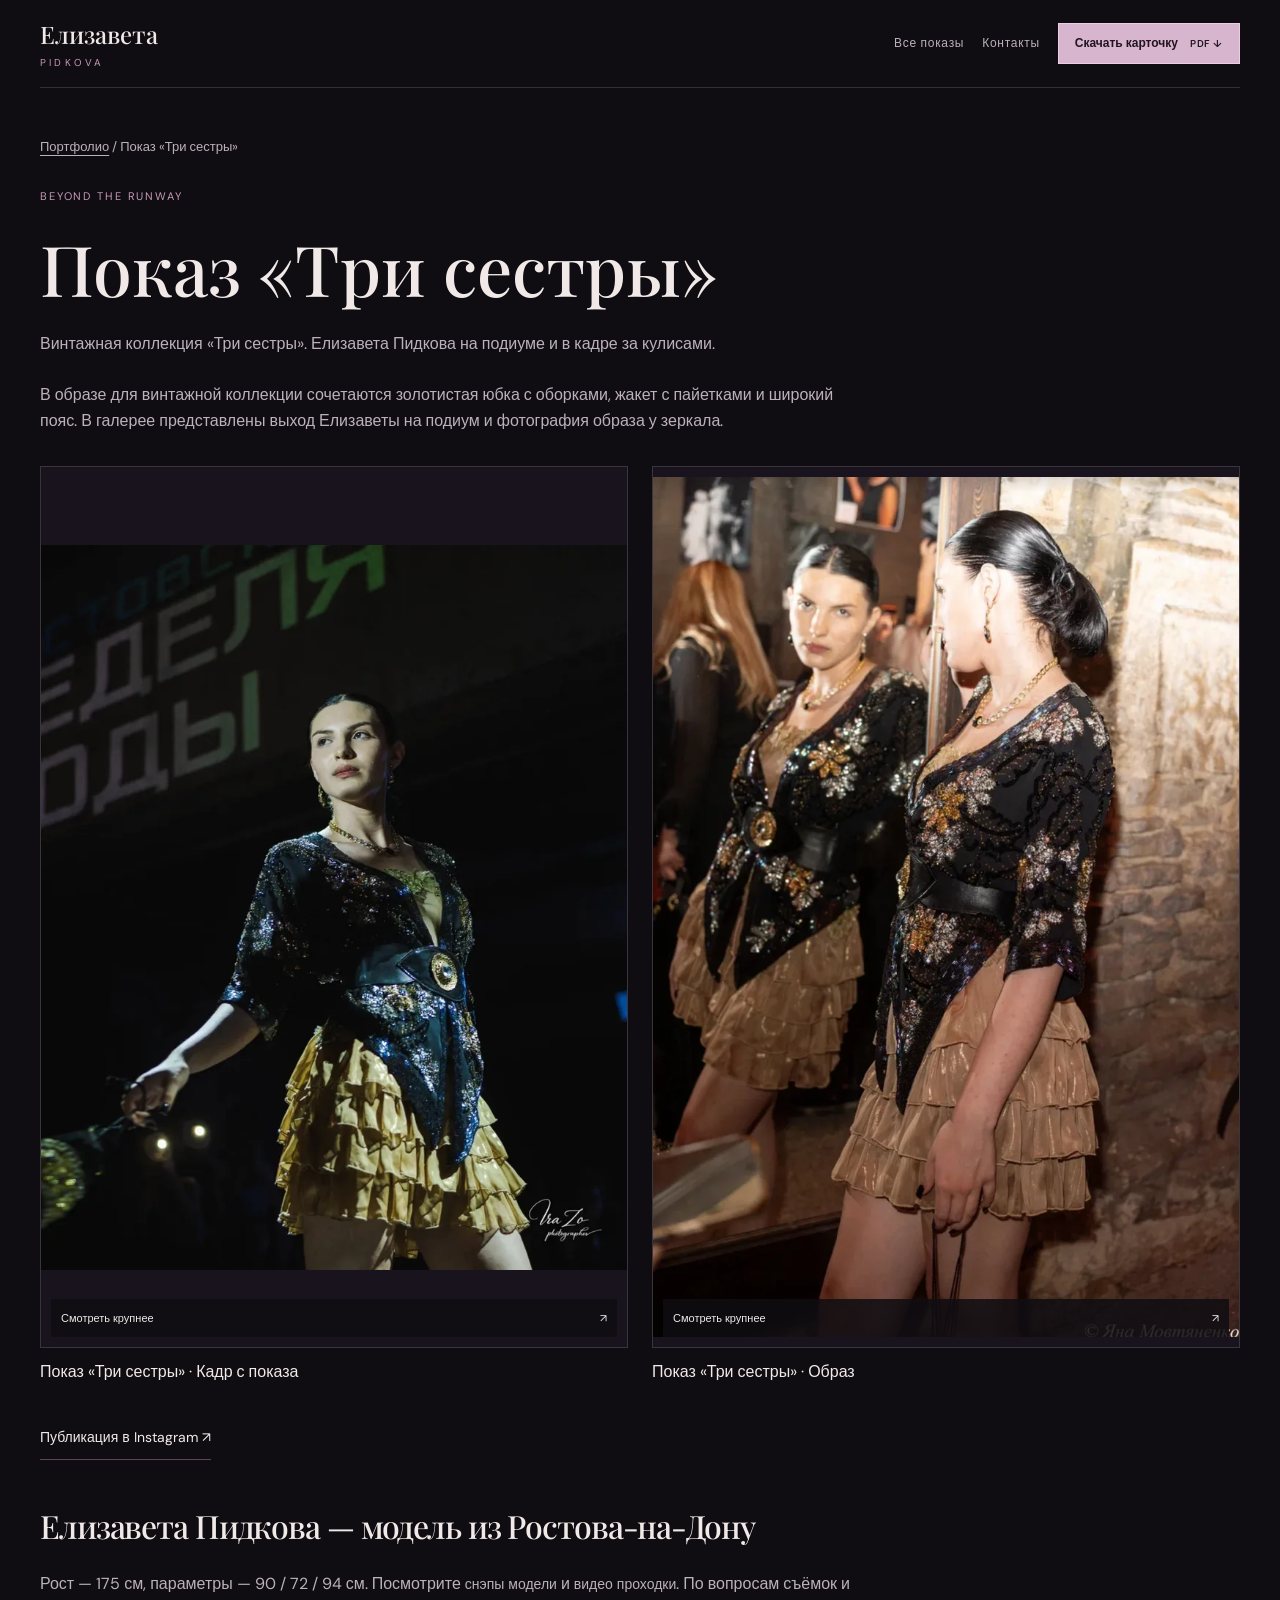
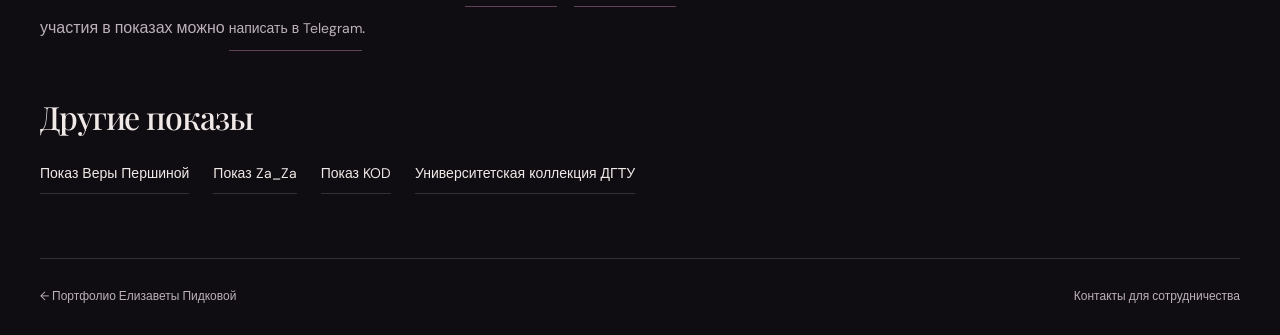
<file: projects/sisters.html>
<!doctype html>
<html lang="ru"><head><meta charset="utf-8"><meta name="viewport" content="width=device-width,initial-scale=1">
<title>Показ «Три сестры» — Елизавета Пидкова</title><meta name="description" content="Винтажная коллекция «Три сестры». Елизавета Пидкова на подиуме и в кадре за кулисами.">
  <meta name="robots" content="index, follow, max-image-preview:large">
  <link rel="canonical" href="http://romashta.beget.tech/projects/sisters.html">
  <meta property="og:type" content="website">
  <meta property="og:locale" content="ru_RU">
  <meta property="og:site_name" content="Елизавета Пидкова — модель">
  <meta property="og:title" content="Показ «Три сестры» — Елизавета Пидкова">
  <meta property="og:description" content="Винтажная коллекция «Три сестры». Елизавета Пидкова на подиуме и в кадре за кулисами.">
  <meta property="og:url" content="http://romashta.beget.tech/projects/sisters.html">
  <meta property="og:image" content="http://romashta.beget.tech/event-sisters-1.jpg">
  <meta property="og:image:width" content="1170">
  <meta property="og:image:height" content="1446">
  <meta property="og:image:alt" content="Елизавета Пидкова — модельное портфолио">
  <meta name="twitter:card" content="summary_large_image">
  <meta name="twitter:title" content="Показ «Три сестры» — Елизавета Пидкова">
  <meta name="twitter:description" content="Винтажная коллекция «Три сестры». Елизавета Пидкова на подиуме и в кадре за кулисами.">
  <meta name="twitter:image" content="http://romashta.beget.tech/event-sisters-1.jpg">
  <script type="application/ld+json">{"@context":"https://schema.org","@graph":[{"@type":"WebPage","@id":"http://romashta.beget.tech/projects/sisters.html","url":"http://romashta.beget.tech/projects/sisters.html","name":"Показ «Три сестры» — Елизавета Пидкова","description":"Винтажная коллекция «Три сестры». Елизавета Пидкова на подиуме и в кадре за кулисами.","inLanguage":"ru","about":{"@id":"http://romashta.beget.tech/#elizaveta-pidkova"}},{"@type":"Person","@id":"http://romashta.beget.tech/#elizaveta-pidkova","name":"Елизавета Пидкова","alternateName":"Elizaveta Pidkova","url":"http://romashta.beget.tech/","image":"http://romashta.beget.tech/portrait-new.jpg","jobTitle":"Модель","description":"Модель из Ростова-на-Дону. Fashion- и beauty-съёмки, участие в показах и модельное портфолио.","homeLocation":{"@type":"City","name":"Ростов-на-Дону"},"height":{"@type":"QuantitativeValue","value":175,"unitCode":"CMT"},"sameAs":["https://www.instagram.com/its_llizaveta/","https://t.me/LisavetaP","https://t.me/liiiisssaaa00"]},{"@type":"BreadcrumbList","itemListElement":[{"@type":"ListItem","position":1,"name":"Портфолио Елизаветы Пидковой","item":"http://romashta.beget.tech/"},{"@type":"ListItem","position":2,"name":"Показ «Три сестры»","item":"http://romashta.beget.tech/projects/sisters.html"}]}]}</script>
<meta name="theme-color" content="#100d12"><link rel="icon" href="../favicon.svg" type="image/svg+xml">
<link rel="preconnect" href="https://fonts.googleapis.com"><link rel="preconnect" href="https://fonts.gstatic.com" crossorigin>
<link href="https://fonts.googleapis.com/css2?family=DM+Sans:wght@400;500;600&family=Playfair+Display:ital,wght@0,500;0,600;1,500&display=swap" rel="stylesheet">
<link rel="stylesheet" href="../style.css?v=20261013seo1"><script src="../project-page.js?v=20261013seo1" defer></script><script src="../profile-data.js?v=20261016" defer></script><script src="../profile.js?v=20261016" defer></script><script src="../card-download.js?v=20261016" defer></script></head>
<body><a class="skip-link" href="#project">Перейти к содержимому</a>
<header class="site-header wrap"><a class="brand" href="../">Елизавета<span>PIDKOVA</span></a><nav aria-label="Навигация проекта"><a href="../#events">Все показы</a><a href="../#contact">Контакты</a><a class="card-download" data-card-download href="../model-card.pdf" download>Скачать карточку <span>PDF ↓</span></a></nav></header>
<main id="project" class="project-main wrap"><nav class="breadcrumbs" aria-label="Хлебные крошки"><a href="../">Портфолио</a> / <span aria-current="page">Показ «Три сестры»</span></nav>
<p class="eyebrow">BEYOND THE RUNWAY</p><h1>Показ «Три сестры»</h1><p class="project-copy">Винтажная коллекция «Три сестры». Елизавета Пидкова на подиуме и в кадре за кулисами.</p><p class="project-copy">В образе для винтажной коллекции сочетаются золотистая юбка с оборками, жакет с пайетками и широкий пояс. В галерее представлены выход Елизаветы на подиум и фотография образа у зеркала.</p>
<div class="project-gallery"><figure class="photo-card"><a class="photo-open" href="../event-sisters-1.jpg" data-photo="../event-sisters-1.jpg" data-caption="Показ «Три сестры» · Кадр с показа" aria-label="Открыть фото: Показ «Три сестры» · Кадр с показа"><picture><source type="image/webp" srcset="../images/event-sisters-1-400.webp 400w, ../images/event-sisters-1-800.webp 800w" sizes="(max-width: 420px) 90vw, (max-width: 1000px) 45vw, 600px"><img src="../event-sisters-1.jpg" width="1170" height="1446" alt="Елизавета Пидкова — Показ «Три сестры», кадр с показа" loading="eager" fetchpriority="high" decoding="async"></picture><span class="photo-hint">Смотреть крупнее <span aria-hidden="true">↗</span></span></a><figcaption>Показ «Три сестры» · Кадр с показа</figcaption></figure><figure class="photo-card"><a class="photo-open" href="../event-sisters-2.jpg" data-photo="../event-sisters-2.jpg" data-caption="Показ «Три сестры» · Образ" aria-label="Открыть фото: Показ «Три сестры» · Образ"><picture><source type="image/webp" srcset="../images/event-sisters-2-400.webp 400w, ../images/event-sisters-2-800.webp 800w" sizes="(max-width: 420px) 90vw, (max-width: 1000px) 45vw, 600px"><img src="../event-sisters-2.jpg" width="1163" height="1707" alt="Елизавета Пидкова — Показ «Три сестры», детали образа" loading="lazy" decoding="async"></picture><span class="photo-hint">Смотреть крупнее <span aria-hidden="true">↗</span></span></a><figcaption>Показ «Три сестры» · Образ</figcaption></figure></div><a class="text-link" href="https://www.instagram.com/p/DcYyCmICJus/?vrfl=MTJlazFjcjViYnduYg%3D%3D" target="_blank" rel="noopener noreferrer">Публикация в Instagram ↗</a>
<section class="project-details" aria-labelledby="booking-title"><h2 id="booking-title">Елизавета Пидкова — модель из Ростова-на-Дону</h2><p class="project-copy">Рост — 175 см, параметры — 90 / 72 / 94 см. Посмотрите <a class="text-link" href="../#digitals">снэпы модели</a> и <a class="text-link" href="../#walk">видео проходки</a>. По вопросам съёмок и участия в показах можно <a class="text-link" href="https://t.me/LisavetaP" target="_blank" rel="noopener noreferrer">написать в Telegram</a>.</p></section>
<section class="project-details" aria-labelledby="related-title"><h2 id="related-title">Другие показы</h2><nav class="related-projects" aria-label="Другие показы"><a href="vera.html">Показ Веры Першиной</a><a href="zaza.html">Показ Za_Za</a><a href="kod.html">Показ KOD</a><a href="dgtu.html">Университетская коллекция ДГТУ</a></nav></section></main>
<footer class="footer wrap"><a href="../">← Портфолио Елизаветы Пидковой</a><a href="../#contact">Контакты для сотрудничества</a></footer>
<dialog id="photo-dialog" class="photo-dialog" aria-label="Просмотр фотографии"><div class="dialog-toolbar"><p id="photo-caption"></p><button type="button" class="close-dialog" aria-label="Закрыть фотографию">Закрыть ×</button></div><img alt=""></dialog></body></html>
</file>
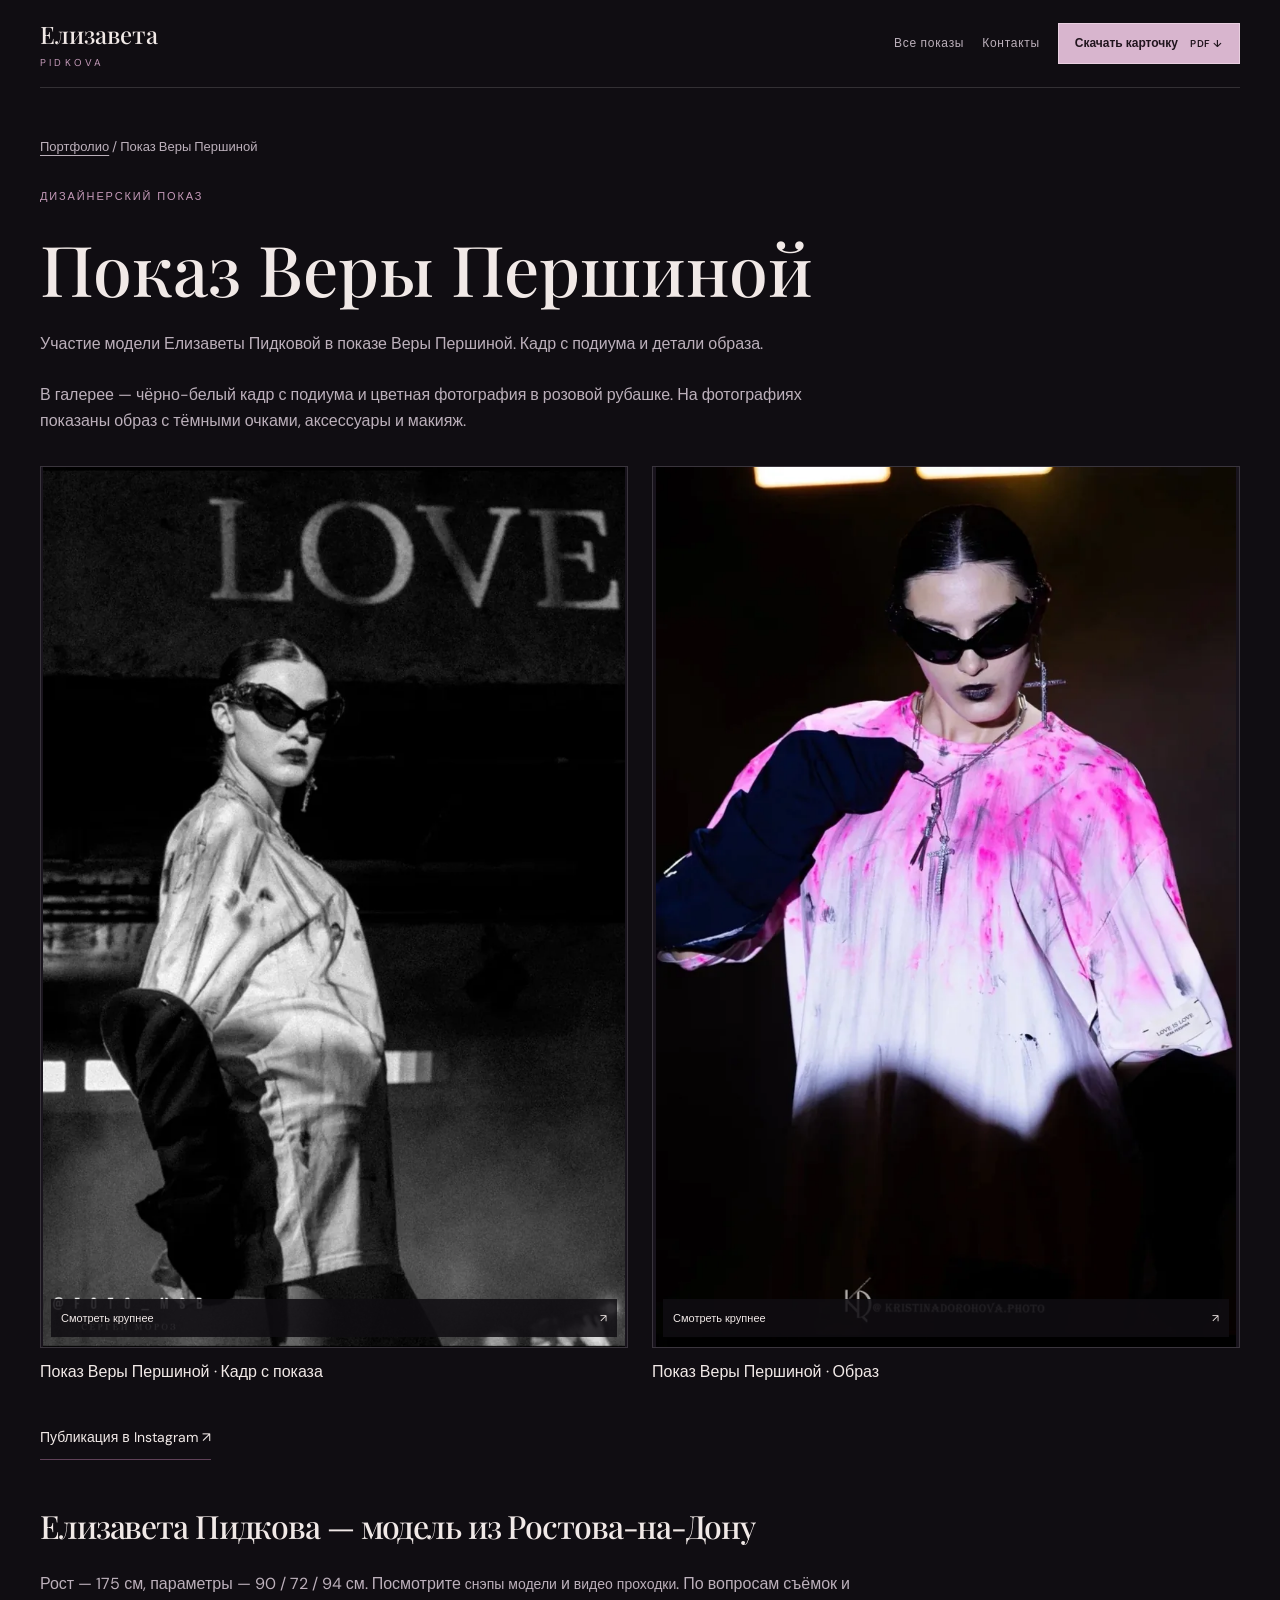
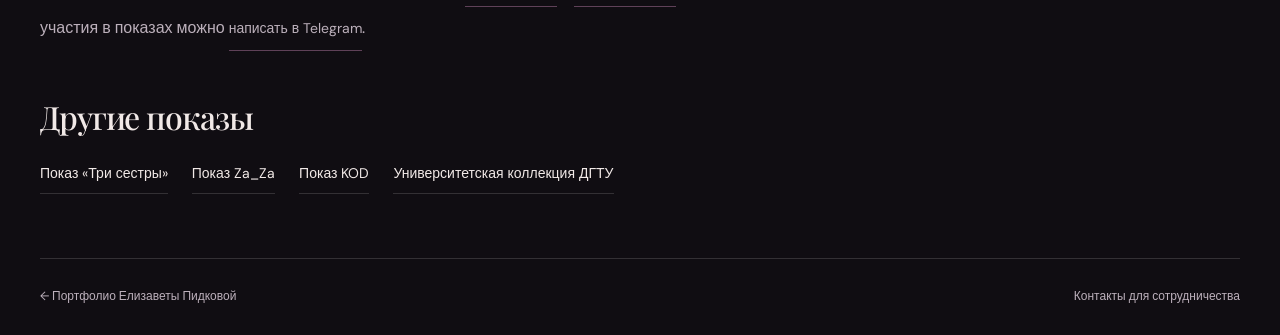
<file: projects/vera.html>
<!doctype html>
<html lang="ru"><head><meta charset="utf-8"><meta name="viewport" content="width=device-width,initial-scale=1">
<title>Показ Веры Першиной — Елизавета Пидкова</title><meta name="description" content="Участие модели Елизаветы Пидковой в показе Веры Першиной. Кадр с подиума и детали образа.">
  <meta name="robots" content="index, follow, max-image-preview:large">
  <link rel="canonical" href="http://romashta.beget.tech/projects/vera.html">
  <meta property="og:type" content="website">
  <meta property="og:locale" content="ru_RU">
  <meta property="og:site_name" content="Елизавета Пидкова — модель">
  <meta property="og:title" content="Показ Веры Першиной — Елизавета Пидкова">
  <meta property="og:description" content="Участие модели Елизаветы Пидковой в показе Веры Першиной. Кадр с подиума и детали образа.">
  <meta property="og:url" content="http://romashta.beget.tech/projects/vera.html">
  <meta property="og:image" content="http://romashta.beget.tech/event-vera-1.jpg">
  <meta property="og:image:width" content="1170">
  <meta property="og:image:height" content="1766">
  <meta property="og:image:alt" content="Елизавета Пидкова — модельное портфолио">
  <meta name="twitter:card" content="summary_large_image">
  <meta name="twitter:title" content="Показ Веры Першиной — Елизавета Пидкова">
  <meta name="twitter:description" content="Участие модели Елизаветы Пидковой в показе Веры Першиной. Кадр с подиума и детали образа.">
  <meta name="twitter:image" content="http://romashta.beget.tech/event-vera-1.jpg">
  <script type="application/ld+json">{"@context":"https://schema.org","@graph":[{"@type":"WebPage","@id":"http://romashta.beget.tech/projects/vera.html","url":"http://romashta.beget.tech/projects/vera.html","name":"Показ Веры Першиной — Елизавета Пидкова","description":"Участие модели Елизаветы Пидковой в показе Веры Першиной. Кадр с подиума и детали образа.","inLanguage":"ru","about":{"@id":"http://romashta.beget.tech/#elizaveta-pidkova"}},{"@type":"Person","@id":"http://romashta.beget.tech/#elizaveta-pidkova","name":"Елизавета Пидкова","alternateName":"Elizaveta Pidkova","url":"http://romashta.beget.tech/","image":"http://romashta.beget.tech/portrait-new.jpg","jobTitle":"Модель","description":"Модель из Ростова-на-Дону. Fashion- и beauty-съёмки, участие в показах и модельное портфолио.","homeLocation":{"@type":"City","name":"Ростов-на-Дону"},"height":{"@type":"QuantitativeValue","value":175,"unitCode":"CMT"},"sameAs":["https://www.instagram.com/its_llizaveta/","https://t.me/LisavetaP","https://t.me/liiiisssaaa00"]},{"@type":"BreadcrumbList","itemListElement":[{"@type":"ListItem","position":1,"name":"Портфолио Елизаветы Пидковой","item":"http://romashta.beget.tech/"},{"@type":"ListItem","position":2,"name":"Показ Веры Першиной","item":"http://romashta.beget.tech/projects/vera.html"}]}]}</script>
<meta name="theme-color" content="#100d12"><link rel="icon" href="../favicon.svg" type="image/svg+xml">
<link rel="preconnect" href="https://fonts.googleapis.com"><link rel="preconnect" href="https://fonts.gstatic.com" crossorigin>
<link href="https://fonts.googleapis.com/css2?family=DM+Sans:wght@400;500;600&family=Playfair+Display:ital,wght@0,500;0,600;1,500&display=swap" rel="stylesheet">
<link rel="stylesheet" href="../style.css?v=20261013seo1"><script src="../project-page.js?v=20261013seo1" defer></script><script src="../profile-data.js?v=20261016" defer></script><script src="../profile.js?v=20261016" defer></script><script src="../card-download.js?v=20261016" defer></script></head>
<body><a class="skip-link" href="#project">Перейти к содержимому</a>
<header class="site-header wrap"><a class="brand" href="../">Елизавета<span>PIDKOVA</span></a><nav aria-label="Навигация проекта"><a href="../#events">Все показы</a><a href="../#contact">Контакты</a><a class="card-download" data-card-download href="../model-card.pdf" download>Скачать карточку <span>PDF ↓</span></a></nav></header>
<main id="project" class="project-main wrap"><nav class="breadcrumbs" aria-label="Хлебные крошки"><a href="../">Портфолио</a> / <span aria-current="page">Показ Веры Першиной</span></nav>
<p class="eyebrow">Дизайнерский показ</p><h1>Показ Веры Першиной</h1><p class="project-copy">Участие модели Елизаветы Пидковой в показе Веры Першиной. Кадр с подиума и детали образа.</p><p class="project-copy">В галерее — чёрно-белый кадр с подиума и цветная фотография в розовой рубашке. На фотографиях показаны образ с тёмными очками, аксессуары и макияж.</p>
<div class="project-gallery"><figure class="photo-card"><a class="photo-open" href="../event-vera-1.jpg" data-photo="../event-vera-1.jpg" data-caption="Показ Веры Першиной · Кадр с показа" aria-label="Открыть фото: Показ Веры Першиной · Кадр с показа"><picture><source type="image/webp" srcset="../images/event-vera-1-400.webp 400w, ../images/event-vera-1-800.webp 800w" sizes="(max-width: 420px) 90vw, (max-width: 1000px) 45vw, 600px"><img src="../event-vera-1.jpg" width="1170" height="1766" alt="Елизавета Пидкова — Показ Веры Першиной, кадр с показа" loading="eager" fetchpriority="high" decoding="async"></picture><span class="photo-hint">Смотреть крупнее <span aria-hidden="true">↗</span></span></a><figcaption>Показ Веры Першиной · Кадр с показа</figcaption></figure><figure class="photo-card"><a class="photo-open" href="../event-vera-2.jpg" data-photo="../event-vera-2.jpg" data-caption="Показ Веры Першиной · Образ" aria-label="Открыть фото: Показ Веры Першиной · Образ"><picture><source type="image/webp" srcset="../images/event-vera-2-400.webp 400w, ../images/event-vera-2-800.webp 800w" sizes="(max-width: 420px) 90vw, (max-width: 1000px) 45vw, 600px"><img src="../event-vera-2.jpg" width="1170" height="1776" alt="Елизавета Пидкова — Показ Веры Першиной, детали образа" loading="lazy" decoding="async"></picture><span class="photo-hint">Смотреть крупнее <span aria-hidden="true">↗</span></span></a><figcaption>Показ Веры Першиной · Образ</figcaption></figure></div><a class="text-link" href="https://www.instagram.com/p/DcYyCmICJus/?vrfl=MTJlazFjcjViYnduYg%3D%3D" target="_blank" rel="noopener noreferrer">Публикация в Instagram ↗</a>
<section class="project-details" aria-labelledby="booking-title"><h2 id="booking-title">Елизавета Пидкова — модель из Ростова-на-Дону</h2><p class="project-copy">Рост — 175 см, параметры — 90 / 72 / 94 см. Посмотрите <a class="text-link" href="../#digitals">снэпы модели</a> и <a class="text-link" href="../#walk">видео проходки</a>. По вопросам съёмок и участия в показах можно <a class="text-link" href="https://t.me/LisavetaP" target="_blank" rel="noopener noreferrer">написать в Telegram</a>.</p></section>
<section class="project-details" aria-labelledby="related-title"><h2 id="related-title">Другие показы</h2><nav class="related-projects" aria-label="Другие показы"><a href="sisters.html">Показ «Три сестры»</a><a href="zaza.html">Показ Za_Za</a><a href="kod.html">Показ KOD</a><a href="dgtu.html">Университетская коллекция ДГТУ</a></nav></section></main>
<footer class="footer wrap"><a href="../">← Портфолио Елизаветы Пидковой</a><a href="../#contact">Контакты для сотрудничества</a></footer>
<dialog id="photo-dialog" class="photo-dialog" aria-label="Просмотр фотографии"><div class="dialog-toolbar"><p id="photo-caption"></p><button type="button" class="close-dialog" aria-label="Закрыть фотографию">Закрыть ×</button></div><img alt=""></dialog></body></html>
</file>
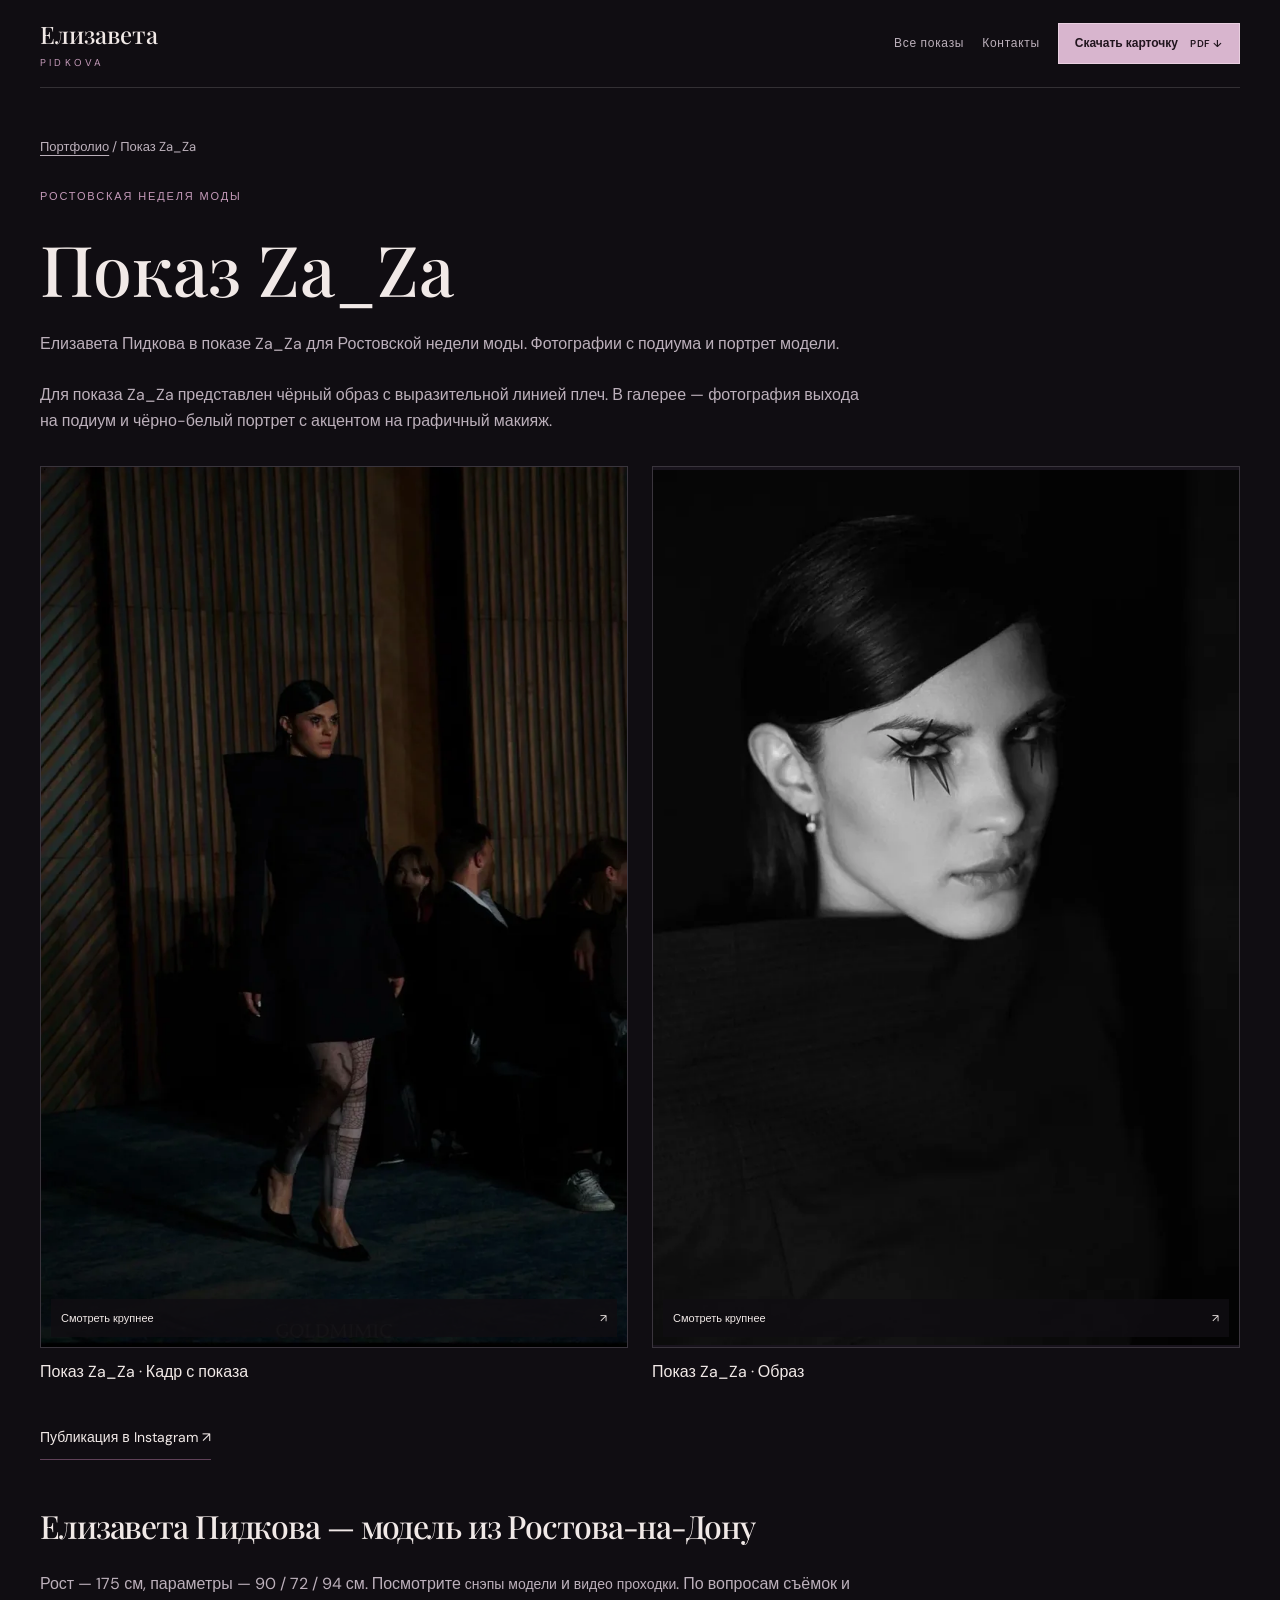
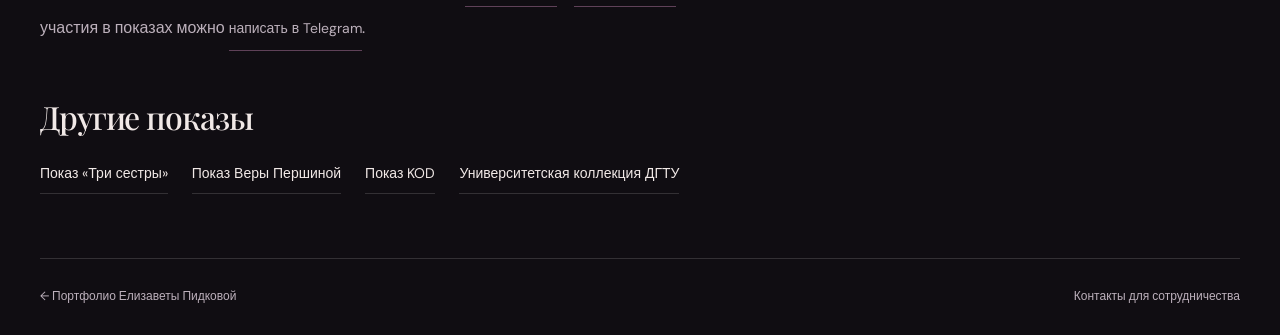
<file: projects/zaza.html>
<!doctype html>
<html lang="ru"><head><meta charset="utf-8"><meta name="viewport" content="width=device-width,initial-scale=1">
<title>Показ Za_Za — Елизавета Пидкова</title><meta name="description" content="Елизавета Пидкова в показе Za_Za для Ростовской недели моды. Фотографии с подиума и портрет модели.">
  <meta name="robots" content="index, follow, max-image-preview:large">
  <link rel="canonical" href="http://romashta.beget.tech/projects/zaza.html">
  <meta property="og:type" content="website">
  <meta property="og:locale" content="ru_RU">
  <meta property="og:site_name" content="Елизавета Пидкова — модель">
  <meta property="og:title" content="Показ Za_Za — Елизавета Пидкова">
  <meta property="og:description" content="Елизавета Пидкова в показе Za_Za для Ростовской недели моды. Фотографии с подиума и портрет модели.">
  <meta property="og:url" content="http://romashta.beget.tech/projects/zaza.html">
  <meta property="og:image" content="http://romashta.beget.tech/event-zaza-1.jpg">
  <meta property="og:image:width" content="1170">
  <meta property="og:image:height" content="1758">
  <meta property="og:image:alt" content="Елизавета Пидкова — модельное портфолио">
  <meta name="twitter:card" content="summary_large_image">
  <meta name="twitter:title" content="Показ Za_Za — Елизавета Пидкова">
  <meta name="twitter:description" content="Елизавета Пидкова в показе Za_Za для Ростовской недели моды. Фотографии с подиума и портрет модели.">
  <meta name="twitter:image" content="http://romashta.beget.tech/event-zaza-1.jpg">
  <script type="application/ld+json">{"@context":"https://schema.org","@graph":[{"@type":"WebPage","@id":"http://romashta.beget.tech/projects/zaza.html","url":"http://romashta.beget.tech/projects/zaza.html","name":"Показ Za_Za — Елизавета Пидкова","description":"Елизавета Пидкова в показе Za_Za для Ростовской недели моды. Фотографии с подиума и портрет модели.","inLanguage":"ru","about":{"@id":"http://romashta.beget.tech/#elizaveta-pidkova"}},{"@type":"Person","@id":"http://romashta.beget.tech/#elizaveta-pidkova","name":"Елизавета Пидкова","alternateName":"Elizaveta Pidkova","url":"http://romashta.beget.tech/","image":"http://romashta.beget.tech/portrait-new.jpg","jobTitle":"Модель","description":"Модель из Ростова-на-Дону. Fashion- и beauty-съёмки, участие в показах и модельное портфолио.","homeLocation":{"@type":"City","name":"Ростов-на-Дону"},"height":{"@type":"QuantitativeValue","value":175,"unitCode":"CMT"},"sameAs":["https://www.instagram.com/its_llizaveta/","https://t.me/LisavetaP","https://t.me/liiiisssaaa00"]},{"@type":"BreadcrumbList","itemListElement":[{"@type":"ListItem","position":1,"name":"Портфолио Елизаветы Пидковой","item":"http://romashta.beget.tech/"},{"@type":"ListItem","position":2,"name":"Показ Za_Za","item":"http://romashta.beget.tech/projects/zaza.html"}]}]}</script>
<meta name="theme-color" content="#100d12"><link rel="icon" href="../favicon.svg" type="image/svg+xml">
<link rel="preconnect" href="https://fonts.googleapis.com"><link rel="preconnect" href="https://fonts.gstatic.com" crossorigin>
<link href="https://fonts.googleapis.com/css2?family=DM+Sans:wght@400;500;600&family=Playfair+Display:ital,wght@0,500;0,600;1,500&display=swap" rel="stylesheet">
<link rel="stylesheet" href="../style.css?v=20261013seo1"><script src="../project-page.js?v=20261013seo1" defer></script><script src="../profile-data.js?v=20261016" defer></script><script src="../profile.js?v=20261016" defer></script><script src="../card-download.js?v=20261016" defer></script></head>
<body><a class="skip-link" href="#project">Перейти к содержимому</a>
<header class="site-header wrap"><a class="brand" href="../">Елизавета<span>PIDKOVA</span></a><nav aria-label="Навигация проекта"><a href="../#events">Все показы</a><a href="../#contact">Контакты</a><a class="card-download" data-card-download href="../model-card.pdf" download>Скачать карточку <span>PDF ↓</span></a></nav></header>
<main id="project" class="project-main wrap"><nav class="breadcrumbs" aria-label="Хлебные крошки"><a href="../">Портфолио</a> / <span aria-current="page">Показ Za_Za</span></nav>
<p class="eyebrow">Ростовская неделя моды</p><h1>Показ Za_Za</h1><p class="project-copy">Елизавета Пидкова в показе Za_Za для Ростовской недели моды. Фотографии с подиума и портрет модели.</p><p class="project-copy">Для показа Za_Za представлен чёрный образ с выразительной линией плеч. В галерее — фотография выхода на подиум и чёрно-белый портрет с акцентом на графичный макияж.</p>
<div class="project-gallery"><figure class="photo-card"><a class="photo-open" href="../event-zaza-1.jpg" data-photo="../event-zaza-1.jpg" data-caption="Показ Za_Za · Кадр с показа" aria-label="Открыть фото: Показ Za_Za · Кадр с показа"><picture><source type="image/webp" srcset="../images/event-zaza-1-400.webp 400w, ../images/event-zaza-1-800.webp 800w" sizes="(max-width: 420px) 90vw, (max-width: 1000px) 45vw, 600px"><img src="../event-zaza-1.jpg" width="1170" height="1758" alt="Елизавета Пидкова — Показ Za_Za, кадр с показа" loading="eager" fetchpriority="high" decoding="async"></picture><span class="photo-hint">Смотреть крупнее <span aria-hidden="true">↗</span></span></a><figcaption>Показ Za_Za · Кадр с показа</figcaption></figure><figure class="photo-card"><a class="photo-open" href="../event-zaza-2.jpg" data-photo="../event-zaza-2.jpg" data-caption="Показ Za_Za · Образ" aria-label="Открыть фото: Показ Za_Za · Образ"><picture><source type="image/webp" srcset="../images/event-zaza-2-400.webp 400w, ../images/event-zaza-2-800.webp 800w" sizes="(max-width: 420px) 90vw, (max-width: 1000px) 45vw, 600px"><img src="../event-zaza-2.jpg" width="1170" height="1748" alt="Елизавета Пидкова — Показ Za_Za, детали образа" loading="lazy" decoding="async"></picture><span class="photo-hint">Смотреть крупнее <span aria-hidden="true">↗</span></span></a><figcaption>Показ Za_Za · Образ</figcaption></figure></div><a class="text-link" href="https://www.instagram.com/p/DYQMkSfCOST/?img_index=5&amp;mdxt=NzEwdmNmeHdsb2h6" target="_blank" rel="noopener noreferrer">Публикация в Instagram ↗</a>
<section class="project-details" aria-labelledby="booking-title"><h2 id="booking-title">Елизавета Пидкова — модель из Ростова-на-Дону</h2><p class="project-copy">Рост — 175 см, параметры — 90 / 72 / 94 см. Посмотрите <a class="text-link" href="../#digitals">снэпы модели</a> и <a class="text-link" href="../#walk">видео проходки</a>. По вопросам съёмок и участия в показах можно <a class="text-link" href="https://t.me/LisavetaP" target="_blank" rel="noopener noreferrer">написать в Telegram</a>.</p></section>
<section class="project-details" aria-labelledby="related-title"><h2 id="related-title">Другие показы</h2><nav class="related-projects" aria-label="Другие показы"><a href="sisters.html">Показ «Три сестры»</a><a href="vera.html">Показ Веры Першиной</a><a href="kod.html">Показ KOD</a><a href="dgtu.html">Университетская коллекция ДГТУ</a></nav></section></main>
<footer class="footer wrap"><a href="../">← Портфолио Елизаветы Пидковой</a><a href="../#contact">Контакты для сотрудничества</a></footer>
<dialog id="photo-dialog" class="photo-dialog" aria-label="Просмотр фотографии"><div class="dialog-toolbar"><p id="photo-caption"></p><button type="button" class="close-dialog" aria-label="Закрыть фотографию">Закрыть ×</button></div><img alt=""></dialog></body></html>
</file>
<file: style.css>
:root{--ink:#100d12;--surface:#18131c;--paper:#f1e9e7;--muted:#bcb0bb;--accent:#c49ab9;--wine:#711d37;--violet:#6e4a87;--line:#ffffff25}
*{box-sizing:border-box}
html{scroll-behavior:smooth;scroll-padding-top:24px}
body{margin:0;background:var(--ink);color:var(--paper);font-family:'DM Sans',Arial,sans-serif;font-size:16px;line-height:1.65}
body.modal-open{overflow:hidden}
a{color:inherit;text-decoration:none}
button,summary{font:inherit;color:inherit}
button{cursor:pointer}
a,button,summary{-webkit-tap-highlight-color:transparent}
a:focus-visible,button:focus-visible,summary:focus-visible{outline:2px solid var(--accent);outline-offset:5px}
button:disabled{cursor:default}
[hidden]{display:none!important}
img{max-width:100%;display:block}
figure,p,dl{margin:0}
h1,h2,h3{font-family:'Playfair Display',Georgia,serif;font-weight:500;line-height:1.1}
h2{font-size:clamp(34px,4.7vw,66px);letter-spacing:-.035em;margin:14px 0 0}
h2 em{color:var(--accent);font-weight:500}
.wrap{width:min(100% - 80px,1240px);margin-inline:auto}
.skip-link{position:fixed;top:12px;left:12px;padding:12px 20px;background:var(--paper);color:var(--ink);z-index:20;transform:translateY(-150%)}
.skip-link:focus{transform:none}
.site-header{min-height:88px;display:flex;align-items:center;justify-content:space-between;gap:24px;border-bottom:1px solid var(--line)}
.brand{font:500 24px 'Playfair Display',Georgia,serif;flex-shrink:0}
.brand span{display:block;margin-top:6px;font:10px 'DM Sans',Arial,sans-serif;letter-spacing:.32em;color:var(--accent)}
.site-header nav{display:flex;align-items:center;gap:26px;font-size:12px;letter-spacing:.06em}
.site-header nav a{padding-block:14px;color:var(--muted)}
.site-header nav a:hover{color:var(--paper)}
.menu-toggle{display:none;background:none;border:1px solid var(--line);padding:9px 14px;min-height:44px}
.hero{display:grid;grid-template-columns:1.1fr .9fr;gap:5vw;align-items:center;padding-block:48px 64px}
.eyebrow{text-transform:uppercase;letter-spacing:.17em;font-size:11px;line-height:1.7;color:var(--accent)}
.hero .eyebrow:before{content:'';display:inline-block;width:32px;height:1px;background:#ac496c;vertical-align:middle;margin-right:14px}
.hero h1{font-size:clamp(65px,8.3vw,116px);line-height:.88;letter-spacing:-.065em;margin:30px 0}
.hero h1 em{font-weight:500;color:#ad779e}
.intro{color:var(--muted);font-size:16px;line-height:1.8}
.hero-actions{display:flex;flex-wrap:wrap;gap:12px;margin-top:28px}
.button{min-height:48px;display:inline-flex;align-items:center;justify-content:center;gap:22px;padding:13px 18px;background:var(--paper);color:var(--ink);font-size:13px;border:1px solid var(--paper);transition:background .25s,transform .25s}
.button:hover{background:#d9b7cf;transform:translateY(-2px)}
.button-outline{background:transparent;border-color:var(--line);color:var(--paper)}
.button-outline:hover{background:#382132}
.quick-stats{display:flex;gap:26px;flex-wrap:wrap;border-top:1px solid var(--line);padding-top:22px;margin:30px 0 18px}
dt{font-size:12px;color:var(--muted)}
.quick-stats dd{margin:4px 0 0;font-size:17px}
.quiet-link{font-size:12px;color:var(--muted);display:inline-block;padding-block:8px}
.quiet-link:hover,.text-link:hover,figcaption a:hover{color:var(--accent)}
.portrait{justify-self:end;width:min(100%,450px)}
.portrait-inner{padding:8px;border:1px solid #ffffff30;background:linear-gradient(150deg,#43273a,#1a1420);transition:box-shadow .5s}
.portrait-inner img{width:100%;height:auto;object-fit:contain}
.portrait-inner:hover{box-shadow:0 18px 48px #0007,0 0 0 1px #c49ab950}
.portrait-caption{display:block;color:var(--muted);font-size:11px;letter-spacing:.13em;text-transform:uppercase;margin-top:12px;text-align:right}
.section{border-top:1px solid var(--line);padding-block:76px}
.section-head{display:flex;justify-content:space-between;align-items:end;gap:24px;margin-bottom:32px}
.section-head>p{font-size:14px;color:var(--muted);max-width:310px}
.gallery{display:grid;grid-template-columns:repeat(4,minmax(0,1fr));gap:18px}
.photo-card{min-width:0}
.photo-open{display:block;position:relative;aspect-ratio:2/3;border:1px solid var(--line);overflow:hidden;background:var(--surface)}
.photo-open img{width:100%;height:100%;object-fit:cover;transition:filter .5s}
.photo-open:hover img{filter:brightness(1.12)}
.photo-hint{position:absolute;bottom:10px;left:10px;right:10px;display:flex;justify-content:space-between;gap:8px;background:#100d12dc;padding:10px;font-size:11px}
.empty-frame{aspect-ratio:2/3;border:1px solid #ad779e50;background:linear-gradient(150deg,#22172255,#18131c44);display:flex;align-items:center;justify-content:center;position:relative}
.empty-frame:before{content:'';position:absolute;inset:12px;border:1px solid #ffffff0d;pointer-events:none}
.empty-frame span{color:#ad9ba8;font-size:12px;letter-spacing:.05em;padding:14px;text-align:center}
figcaption{padding-top:13px;display:flex;flex-direction:column;gap:5px;line-height:1.4}
figcaption strong{font:500 19px/1.3 'Playfair Display',Georgia,serif}
figcaption a,figcaption>span{font-size:12px;color:var(--muted)}
figcaption a{padding-block:5px}
.more-works{margin-top:28px}
.more-works summary{cursor:pointer;display:flex;justify-content:space-between;border-block:1px solid var(--line);padding:16px 0;font-size:14px;list-style:none}
.more-works summary::-webkit-details-marker{display:none}
.more-works[open] summary span{transform:rotate(45deg)}
.extra-gallery{grid-template-columns:1fr 1fr;margin-top:24px}
.landscape{aspect-ratio:16/9}
.text-link{display:inline-flex;gap:14px;align-items:center;font-size:14px;padding-block:10px;border-bottom:1px solid #ad779e80}
.measurements-section{background:linear-gradient(120deg,#24132144,#20172b44)}
.stats{display:grid;grid-template-columns:repeat(4,minmax(0,1fr));border-top:1px solid var(--line);border-left:1px solid var(--line)}
.stats>div{padding:22px 18px;border-right:1px solid var(--line);border-bottom:1px solid var(--line)}
.stats dd{font:500 clamp(19px,1.8vw,25px)/1.4 'Playfair Display',Georgia,serif;margin:10px 0 0}
.stats dd small{font:12px 'DM Sans',Arial,sans-serif;color:var(--muted)}
.digitals{display:grid;grid-template-columns:repeat(4,minmax(0,1fr));gap:20px;max-width:1240px;margin-inline:auto}
.digitals .empty-frame{aspect-ratio:3/4}
.digitals .empty-frame span{font:italic 28px 'Playfair Display',Georgia,serif;color:#b18aa356}
.digitals figcaption{font-size:14px}
.events{display:grid;grid-template-columns:repeat(6,minmax(0,1fr));gap:16px}
.event-wrap{grid-column:span 2}
.event-wrap:nth-child(4){grid-column:2/span 2}
.event-wrap:nth-child(5){grid-column:4/span 2}
.event{width:100%;height:100%;min-height:245px;display:flex;flex-direction:column;position:relative;text-align:left;padding:25px;border:1px solid var(--line);background:linear-gradient(140deg,#2c1928,#18131c);transition:transform .3s,border-color .3s,box-shadow .3s}
.event:hover,.event:focus-visible{transform:translateY(-5px);border-color:var(--accent);box-shadow:0 16px 30px #0004}
.event-number{font-size:11px;color:var(--accent);letter-spacing:.05em}
.event h3{font-size:26px;margin:24px 0 12px}
.event p{font-size:13px;color:var(--muted)}
.event-cta{font-size:12px;margin-top:auto;padding-top:24px;display:flex;justify-content:space-between;gap:12px;width:100%;color:#e1bdcf}
.event-cta>span{transition:transform .25s}
.event:hover .event-cta>span{transform:translate(3px,-3px)}
.about{display:grid;grid-template-columns:1fr 2fr;gap:40px}
.about h2{margin:0}
.about p:not(.eyebrow){color:var(--muted);max-width:600px;margin-top:24px}
.contact{display:grid;grid-template-columns:1fr 1fr;gap:70px;padding:44px;background:linear-gradient(125deg,#301a2b,#18131c 70%);border:1px solid var(--line)}
.contact h2{font-size:clamp(33px,4vw,54px)}
.contact p:not(.eyebrow){font-size:14px;color:var(--muted);margin-top:24px}
.contact-links{align-self:center}
.contact-links a{display:flex;justify-content:space-between;gap:18px;align-items:center;padding:20px 16px;border-bottom:1px solid var(--line);transition:background .25s}
.contact-links a:hover{background:#ffffff07}
.contact-links small{display:block;font-size:12px;color:var(--muted);margin-top:4px}
.contact-links .contact-primary{background:#711d3733;border:1px solid #a4476680}
.footer{padding-block:28px;display:flex;gap:24px;align-items:center;justify-content:space-between;font-size:12px;color:var(--muted);border-top:1px solid var(--line)}
dialog{color:var(--paper);background:var(--ink);border:1px solid #9d668c77;max-width:calc(100vw - 32px);max-height:calc(100dvh - 32px);padding:24px}
dialog::backdrop{background:#08060bee;backdrop-filter:blur(6px)}
.dialog-toolbar{display:flex;align-items:center;justify-content:space-between;gap:20px;margin-bottom:20px}
.dialog-toolbar p{font-size:13px}
.close-dialog{background:transparent;border:1px solid var(--line);padding:10px 16px;min-height:44px;font-size:13px;flex-shrink:0}
.close-dialog:hover{background:#382132}
.photo-dialog{width:800px}
.photo-dialog>img{width:100%;height:calc(100dvh - 160px);object-fit:contain}
.event-dialog{width:820px}
.event-dialog h2{font-size:clamp(29px,4vw,44px);margin:0 0 16px}
#event-description{color:var(--muted);font-size:14px}
.event-media{display:grid;grid-template-columns:1fr 1fr;gap:18px;margin-block:26px}
.event-media .empty-frame{aspect-ratio:4/5}
.reveal{transition:opacity .7s ease,translate .7s cubic-bezier(.2,.65,.3,1)}
.motion .reveal:not(.is-visible){opacity:0;translate:0 18px}
.motion .portrait .portrait-inner{clip-path:inset(0);transition:clip-path 1.1s cubic-bezier(.2,.65,.3,1),box-shadow .5s}
.motion .portrait:not(.is-visible) .portrait-inner{clip-path:inset(100% 0 0)}
@media(min-width:1000px){.portrait{width:min(100%,450px,calc((100svh - 210px)*.65625))}}
@media(max-width:1000px){
  .wrap{width:calc(100% - 48px)}.site-header nav{gap:16px}.hero{gap:30px}.hero h1{font-size:clamp(62px,8vw,90px)}.hero-actions{gap:10px}.button{padding:12px 14px;font-size:12px}
  .gallery{grid-template-columns:repeat(2,minmax(0,1fr))}.contact{gap:30px;padding:28px}.stats{grid-template-columns:repeat(2,minmax(0,1fr))}
}
@media(max-width:700px){
  .wrap{width:calc(100% - 36px)}.site-header{min-height:78px;flex-wrap:wrap;padding-block:16px;gap:16px}.brand{font-size:22px}.site-header nav{width:100%;flex-wrap:wrap;gap:4px 20px}.site-header nav a{font-size:13px;padding-block:10px}
  .site-header.menu-ready .menu-toggle{display:inline-flex;align-items:center;gap:18px}.site-header.menu-ready nav{display:none}.site-header.menu-ready.menu-open nav{display:flex}
  .hero{grid-template-columns:1fr;padding-block:36px 42px;gap:30px}.hero h1{font-size:clamp(64px,14.5vw,96px);margin-block:26px}.hero-copy{min-width:0}.portrait{justify-self:center;width:min(100%,360px)}.intro{font-size:15px}.quick-stats{gap:22px}.hero-actions .button{font-size:13px}
  .section{padding-block:48px}.section-head{align-items:start;flex-direction:column;gap:16px;margin-bottom:24px}.section-head>p{font-size:13px}.gallery{gap:14px}.photo-hint{padding:8px;font-size:10px;left:6px;right:6px;bottom:6px}figcaption strong{font-size:17px}.empty-frame span{font-size:11px}
  .stats>div{padding:18px 13px}.stats dd{font-size:20px}.stats dt{font-size:11px}.digitals{gap:12px}.digitals figcaption{font-size:12px}.empty-frame:before{inset:7px}
  .events{grid-template-columns:repeat(2,minmax(0,1fr))}.event-wrap,.event-wrap:nth-child(4),.event-wrap:nth-child(5){grid-column:auto}.event-wrap:last-child{grid-column:1/-1;width:calc((100% - 16px)/2);justify-self:center}.event{padding:18px;min-height:240px}.event h3{font-size:22px}.event-number{font-size:10px}
  .about{grid-template-columns:1fr;gap:22px}.contact{grid-template-columns:1fr;gap:24px;padding:24px}.contact h2{font-size:38px}.footer{flex-wrap:wrap;gap:16px}.footer .brand{width:100%}
  dialog{padding:16px}.event-media{gap:12px}.dialog-toolbar{gap:10px}.dialog-toolbar .eyebrow{font-size:10px}
}
@media(max-width:420px){
  .events{grid-template-columns:1fr}.event-wrap:last-child{width:100%}.event{min-height:215px}.event h3{font-size:25px}.quick-stats{gap:18px}.quick-stats dt{font-size:10px}.quick-stats dd{font-size:16px}.extra-gallery{grid-template-columns:1fr}.contact{padding:20px}
}
@media(prefers-reduced-motion:reduce){
  html{scroll-behavior:auto}*,*:before,*:after{animation:none!important;transition:none!important}
  .motion .reveal:not(.is-visible){opacity:1;translate:none}.motion .portrait:not(.is-visible) .portrait-inner{clip-path:none}
}

.runway-video{display:block;width:100%;aspect-ratio:16/9;object-fit:contain;border:1px solid #ad779e50;background:#18131c}


.digitals .empty-frame>img{position:absolute;inset:0;width:100%;height:100%;object-fit:cover}


.walk-feature{margin-top:48px;padding:32px;background:linear-gradient(130deg,#301a2b,#18131c);border:1px solid #ad779e70}
.walk-feature h3{font-size:clamp(30px,4vw,48px);margin:8px 0 0}
.walk-feature .extra-gallery{margin-top:0}
.digitals .photo-open{aspect-ratio:2/3}
.digitals .photo-open img{object-fit:contain}
.card-download{display:inline-flex;align-items:center;justify-content:center;gap:12px;padding:12px 16px;background:#d8b5ce;color:#21151e!important;border:1px solid #e9cfe0;font-size:12px;font-weight:600;letter-spacing:0;line-height:1.3;white-space:nowrap}
.card-download:hover{background:#f1dce9}.card-download span{font-size:10px;letter-spacing:.06em}.header-card-download{display:none}
.site-header nav .card-download{padding:12px 16px;color:#21151e}.site-header nav{gap:18px}
@media(min-width:701px) and (max-width:1100px){.site-header{flex-wrap:wrap;padding-block:18px}.site-header nav{width:100%;justify-content:space-between;gap:10px;flex-wrap:wrap}}
@media(max-width:700px){.header-card-download{display:inline-flex;margin-left:auto}.site-header{gap:12px}.site-header nav .card-download{width:100%;margin-top:8px;min-height:48px}.site-header .menu-toggle{gap:8px!important;padding:9px 12px}.brand{font-size:20px}}
@media(max-width:420px){.header-card-download{order:3;width:100%;margin:0;min-height:46px}.site-header nav{order:4}.site-header .menu-toggle{margin-left:auto}}
@media(max-width:700px){.digitals{grid-template-columns:repeat(2,minmax(0,1fr))}.walk-feature{padding:20px}.walk-feature .extra-gallery{grid-template-columns:1fr}}

.event-media .photo-open{aspect-ratio:2/3}.event-media .photo-open img{object-fit:contain}

@media(max-width:700px){.site-header.menu-open .header-card-download{display:none}}

/* Readable portfolio copy and crawlable project pages. */
.photo-open picture{display:block;width:100%;height:100%}
.portrait-inner picture{display:block}
.portfolio-intro{max-width:850px;color:var(--muted);margin-bottom:28px;font-size:15px}
.project-main{padding-block:48px 64px}.project-main h1{font-size:clamp(36px,6vw,70px);margin:24px 0}
.breadcrumbs{font-size:13px;color:var(--muted);margin-bottom:30px}.breadcrumbs a{text-decoration:underline;text-underline-offset:4px}
.project-copy{max-width:820px;color:var(--muted);margin-bottom:24px}.project-gallery{display:grid;grid-template-columns:1fr 1fr;gap:24px;margin:32px 0}
.project-gallery .photo-open img{object-fit:contain}.project-details{margin-top:48px}.project-details h2{font-size:32px;margin-bottom:20px}
.related-projects{display:flex;flex-wrap:wrap;gap:12px 24px}.related-projects a{border-bottom:1px solid var(--line);padding-block:8px;font-size:14px}
@media(max-width:700px){.project-main{padding-block:32px}.project-gallery{gap:12px}.portfolio-intro{font-size:14px}}
@media(max-width:420px){.project-gallery{grid-template-columns:1fr}}

.event-dialog .text-link{margin-right:24px}

/* Full-row films with soft edges into the surrounding portfolio. */
.walk-feature{position:relative;isolation:isolate;margin-top:72px;padding:64px 0 40px;border:0;background:none}
.walk-feature::before{content:"";position:absolute;z-index:-1;inset:-56px -20px;background:radial-gradient(ellipse at 50% 45%,#50213b55,transparent 70%);pointer-events:none}
.walk-stack{display:grid;grid-template-columns:minmax(0,1fr);gap:76px}
.walk-film{margin:0;display:flex;flex-direction:column;align-items:center}
.walk-feature .runway-video{display:block;width:auto;max-width:100%;height: min(76svh,760px);aspect-ratio:9/16;object-fit:contain;border:0;background:transparent;mask-image:linear-gradient(to bottom,transparent,#000 5%,#000 94%,transparent)}
.walk-film figcaption{width:min(100%,428px);display:flex;flex-wrap:wrap;align-items:center;gap:8px 20px;padding-top:20px}
.walk-film figcaption strong{font-family:'Cormorant Garamond',Georgia,serif;font-size:28px;font-weight:500;width:100%}
.walk-film figcaption a{color:var(--muted);font-size:12px}
.film-toggle{margin-left:auto;border:0;border-bottom:1px solid var(--line);background:transparent;padding:6px 0;font-size:12px;color:var(--muted)}
.walk-feature.reveal,.walk-film.reveal{transition:opacity 1.1s ease,translate 1.1s cubic-bezier(.2,.65,.3,1)}
.motion .walk-film.reveal:not(.is-visible){translate:0 32px}
@media(max-width:700px){.walk-feature{margin-top:40px;padding:40px 0 24px}.walk-stack{gap:48px}.walk-feature .runway-video{height:auto;width:min(100%,calc(76svh * 9 / 16))}.walk-film figcaption{width:min(100%,calc(76svh * 9 / 16))}}
@media(prefers-reduced-motion:reduce){.motion .walk-film.reveal:not(.is-visible){translate:none}}
@media(max-width:700px){.walk-feature::before{left:0;right:0}}
</file>
